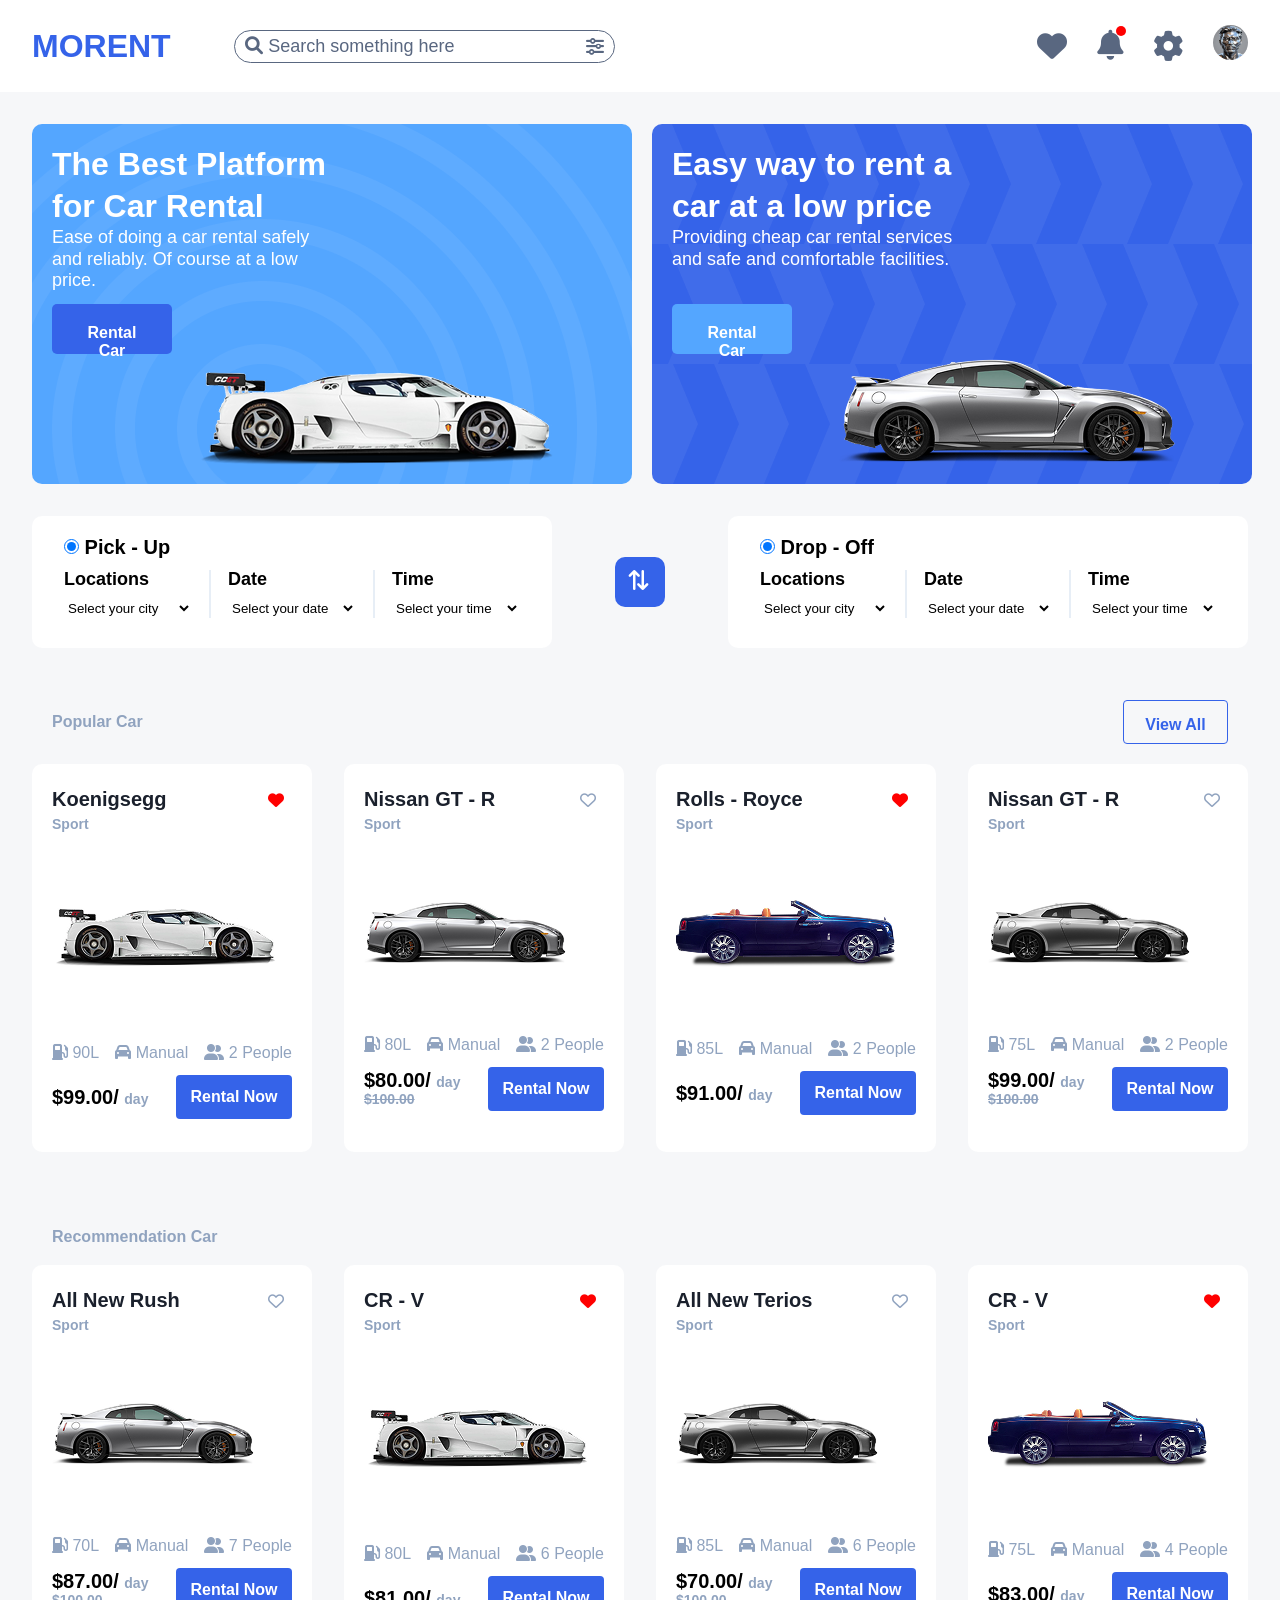
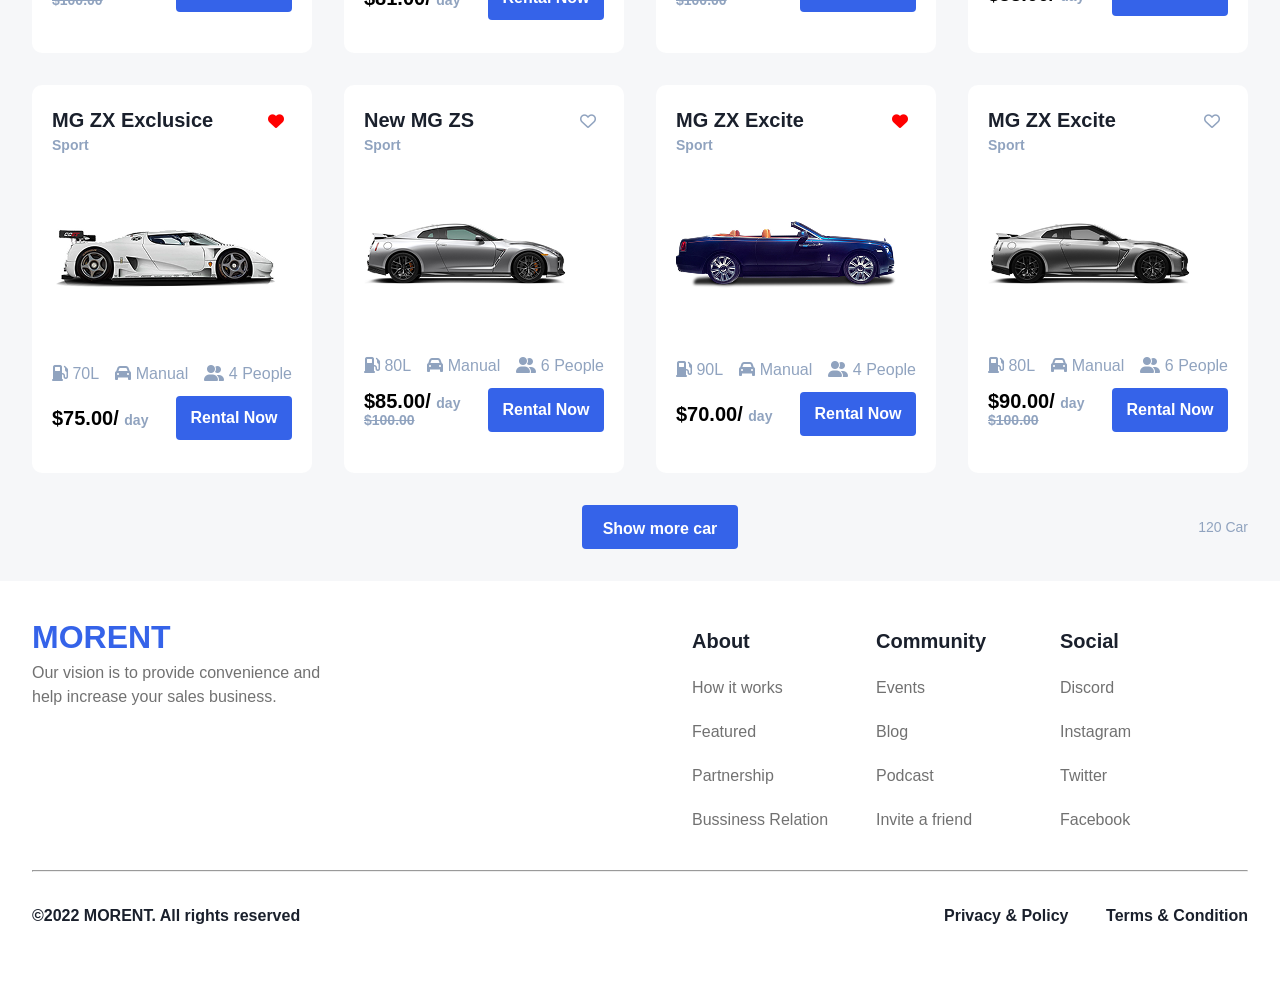
<file: index.html>
<!DOCTYPE html>
<html lang="en">
<head>
  <meta charset="UTF-8">
  <meta name="viewport" content="width=device-width, initial-scale=1.0">
  <title>Car-Website</title>
  <link rel="stylesheet" href="assets/css/style.css">
  <link rel="stylesheet"
      href="https://cdnjs.cloudflare.com/ajax/libs/font-awesome/6.0.0/css/all.min.css"/>
</head>
<body>
  <div class="container">
    <header>
      <div class="header">
        <div class="frame">
          <h2>MORENT</h2>

          <div class="btn-search">
            <div class="search">
              <i class="fa-solid fa-magnifying-glass"></i>
              Search something here
            </div>
            <i class="fa-solid fa-sliders"></i>
          </div>
        </div>

        <div class="profil-notification">
          <i class="fa-solid fa-heart"></i>
          <div class="notification">
            <i class="fa-solid fa-bell"></i>
            <span class="badge"></span>
          </div>
          <i class="fa-solid fa-gear"></i>
          <div class="profil">
            <img src="assets/images/profil.png" alt="">
          </div>
        </div>
      </div>
    </header>

    <main class="content">
      <div class="ads-list">
        <div class="ads-card ads1">

          <div class="ads">
            <div class="title t1">
              <h3>The Best Platform for Car Rental</h3>
              <p>
                Ease of doing a car rental safely and reliably. Of course at a low price.
              </p>
            </div>

            <div class="btn-rent br1">
              <p>Rental Car</p>
            </div>
          </div>
          
        </div>

        <div class="ads-card ads2">

          <div class="ads">
            <div class="title t2">
              <h3>Easy way to rent a car at a low price</h3>
              <p>
                Providing cheap car rental services and safe and comfortable facilities.
              </p>
            </div>

            <div class="btn-rent br2">
              <p>Rental Car</p>
            </div>
          </div>
          
        </div>
      </div>

      <div class="filter">
        <div class="pick-up">
          <div class="radio-btn pick">
            <input type="radio" name="pickup" id="pickup" checked>
            <label for="pickup">Pick - Up</label>
          </div>

          <div class="selection pi">
            <div class="location">
              <label for="location">Locations</label>
              <select name="location" id="location">
                <option value="" selected>Select your city</option>
              </select>
            </div>

            <hr>

            <div class="date">
              <label for="date">Date</label>
              <select name="date" id="date">
                <option value="" selected>Select your date</option>
              </select>
            </div>

            <hr>
            
            <div class="time">
              <label for="time">Time</label>
              <select name="time" id="time">
                <option value="" selected>Select your time</option>
              </select>
            </div>
          </div>
        </div>

        <div class="switch">
          <p>
            <i class="fa-solid fa-arrow-right-arrow-left"></i>
          </p>
        </div>

        <div class="drop-off">
          <div class="radio-btn drop">
            <input type="radio" name="drop-off" id="dropoff" checked>
            <label for="dropoff">Drop - Off</label>
          </div>

          <div class="selection dr">
            <div class="location off">
              <label for="locationoff">Locations</label>
              <select name="location" id="locationoff">
                <option value="" selected>Select your city</option>
              </select>
            </div>

            <hr>

            <div class="date off">
              <label for="dateoff">Date</label>
              <select name="date" id="dateoff">
                <option value="" selected>Select your date</option>
              </select>
            </div>

            <hr>

            <div class="time off">
              <label for="timeoff">Time</label>
              <select name="time" id="timeoff">
                <option value="" selected>Select your time</option>
              </select>
            </div>
          </div>
        </div>
      </div>

      <div class="catalogue-car">

        <div class="popular-car-rent">

          <div class="popular">
            <h2>Popular Car</h2>
            <p>View All</p>
          </div>

          <div class="popular-car">
            <div class="card 1">

              <div class="card-header 1">

                <div class="car-name 1">
                  <h4>Koenigsegg</h4>
                  <p>Sport</p>
                </div>
                <div class="like rd 1">
                  <i class="fa-solid fa-heart 1"></i>
                </div>
              </div>

              <div class="card-img 1">
                <img src="assets/images/car.png" alt="Koenigsegg">
              </div>

              <div class="card-footer 1">
                <div class="specification 1">
                  <div class="gasoline 1">
                    <i class="fa-solid fa-gas-pump 1"></i> <span>90L</span>
                  </div>
                  <div class="car 1">
                    <i class="fa-solid fa-car 1"></i> <span>Manual</span>
                  </div>
                  <div class="capacity 1">
                    <i class="fa-solid fa-user-group 1"></i> <span>2 People</span>
                  </div>
                </div>

                <div class="rent-info 1">
                  <div class="price">
                    <h3>$99.00/ <span>day</span></h3>
                  </div>
                  <div class="btn-rent-now">
                    <p>Rental Now</p>
                  </div>
                </div>
              </div>
            </div>

            <div class="card 2">

              <div class="card-header 2">

                <div class="car-name 2">
                  <h4>Nissan GT - R</h4>
                  <p>Sport</p>
                </div>
                <div class="like 2">
                  <i class="fa-regular fa-heart 2"></i>
                </div>
              </div>

              <div class="card-img 2">
                <img src="assets/images/car2.png" alt="Nissan GT - R">
              </div>

              <div class="card-footer 2">
                <div class="specification 2">
                  <div class="gasoline 2">
                    <i class="fa-solid fa-gas-pump 2"></i> <span>80L</span>
                  </div>
                  <div class="car 2">
                    <i class="fa-solid fa-car 2"></i> <span>Manual</span>
                  </div>
                  <div class="capacity 2">
                    <i class="fa-solid fa-user-group 2"></i> <span>2 People</span>
                  </div>
                </div>

                <div class="rent-info 2">
                  <div class="price 2">
                    <h3>$80.00/ <span>day</span></h3>
                    <s>$100.00</s>
                  </div>
                  <div class="btn-rent-now 2">
                    <p>Rental Now</p>
                  </div>
                </div>
              </div>
            </div>

            <div class="card 3">

              <div class="card-header 3">

                <div class="car-name 3">
                  <h4>Rolls - Royce</h4>
                  <p>Sport</p>
                </div>
                <div class="like rd 3">
                  <i class="fa-solid fa-heart 3"></i>
                </div>
              </div>

              <div class="card-img 3">
                <img src="assets/images/car3.png" alt="Rolls - Royce">
              </div>

              <div class="card-footer 3">
                <div class="specification 3">
                  <div class="gasoline 3">
                    <i class="fa-solid fa-gas-pump 3"></i> <span>85L</span>
                  </div>
                  <div class="car 3">
                    <i class="fa-solid fa-car 3"></i> <span>Manual</span>
                  </div>
                  <div class="capacity 3">
                    <i class="fa-solid fa-user-group 3"></i> <span>2 People</span>
                  </div>
                </div>

                <div class="rent-info 3">
                  <div class="price 3">
                    <h3>$91.00/ <span>day</span></h3>
                  </div>
                  <div class="btn-rent-now 3">
                    <p>Rental Now</p>
                  </div>
                </div>
              </div>
            </div>

            <div class="card 4">
              <div class="card-header 4">

                <div class="car-name 4">
                  <h4>Nissan GT - R</h4>
                  <p>Sport</p>
                </div>
                <div class="like 4">
                  <i class="fa-regular fa-heart 4"></i>
                </div>
              </div>

              <div class="card-img 4">
                <img src="assets/images/car4.png" alt="Nissan GT - R">
              </div>

              <div class="card-footer 4">
                <div class="specification 4">
                  <div class="gasoline 4">
                    <i class="fa-solid fa-gas-pump 4"></i> <span>75L</span>
                  </div>
                  <div class="car 4">
                    <i class="fa-solid fa-car 4"></i> <span>Manual</span>
                  </div>
                  <div class="capacity 4">
                    <i class="fa-solid fa-user-group 4"></i> <span>2 People</span>
                  </div>
                </div>

                <div class="rent-info 4">
                  <div class="price 4">
                    <h3>$99.00/ <span>day</span></h3>
                    <s>$100.00</s>
                  </div>
                  <div class="btn-rent-now 4">
                    <p>Rental Now</p>
                  </div>
                </div>
              </div>
            </div>
            
          </div>

        </div>


        <div class="recommendation-car-rent">

          <div class="recommendation">
            <h2>Recommendation Car</h2>
          </div>

          <div class="recommendation-car">

            <div class="card 11">

              <div class="card-header 11">

                <div class="car-name 11">
                  <h4>All New Rush</h4>
                  <p>Sport</p>
                </div>
                <div class="like 11">
                  <i class="fa-regular fa-heart 11"></i>
                </div>
              </div>

              <div class="card-img 11">
                <img src="assets/images/car2.png" alt="All New Rush">
              </div>

              <div class="card-footer 11">
                <div class="specification 11">
                  <div class="gasoline 11">
                    <i class="fa-solid fa-gas-pump 11"></i> <span>70L</span>
                  </div>
                  <div class="car 11">
                    <i class="fa-solid fa-car 11"></i> <span>Manual</span>
                  </div>
                  <div class="capacity 11">
                    <i class="fa-solid fa-user-group 11"></i> <span>7 People</span>
                  </div>
                </div>

                <div class="rent-info 11">
                  <div class="price 11">
                    <h3>$87.00/ <span>day</span></h3>
                    <s>$100.00</s>
                  </div>
                  <div class="btn-rent-now 11">
                    <p>Rental Now</p>
                  </div>
                </div>
              </div>
            </div>

            <div class="card 12">

              <div class="card-header 12">

                <div class="car-name 12">
                  <h4>CR  - V</h4>
                  <p>Sport</p>
                </div>
                <div class="like rd 12">
                  <i class="fa-solid fa-heart"></i>
                </div>
              </div>

              <div class="card-img 12">
                <img src="assets/images/car.png" alt="CR  - V">
              </div>

              <div class="card-footer 12">
                <div class="specification 12">
                  <div class="gasoline 12">
                    <i class="fa-solid fa-gas-pump 12"></i> <span>80L</span>
                  </div>
                  <div class="car 12">
                    <i class="fa-solid fa-car 12"></i> <span>Manual</span>
                  </div>
                  <div class="capacity 12">
                    <i class="fa-solid fa-user-group 12"></i> <span>6 People</span>
                  </div>
                </div>

                <div class="rent-info 12">
                  <div class="price 12">
                    <h3>$81.00/ <span>day</span></h3>
                  </div>
                  <div class="btn-rent-now 12">
                    <p>Rental Now</p>
                  </div>
                </div>
              </div>
            </div>

            <div class="card 13">
              <div class="card-header 13">

                <div class="car-name 13">
                  <h4>All New Terios</h4>
                  <p>Sport</p>
                </div>
                <div class="like 13">
                  <i class="fa-regular fa-heart"></i>
                </div>
              </div>

              <div class="card-img 13">
                <img src="assets/images/car4.png" alt="All New Terios">
              </div>

              <div class="card-footer 33">
                <div class="specification 33">
                  <div class="gasoline 13">
                    <i class="fa-solid fa-gas-pump 13"></i> <span>85L</span>
                  </div>
                  <div class="car 13">
                    <i class="fa-solid fa-car 13"></i> <span>Manual</span>
                  </div>
                  <div class="capacity 13">
                    <i class="fa-solid fa-user-group 13"></i> <span>6 People</span>
                  </div>
                </div>

                <div class="rent-info 13">
                  <div class="price 13">
                    <h3>$70.00/ <span>day</span></h3>
                    <s>$100.00</s>
                  </div>
                  <div class="btn-rent-now 13">
                    <p>Rental Now</p>
                  </div>
                </div>
              </div>
            </div>

            <div class="card 14">

              <div class="card-header 14">

                <div class="car-name 14">
                  <h4>CR  - V</h4>
                  <p>Sport</p>
                </div>
                <div class="like rd 14">
                  <i class="fa-solid fa-heart"></i>
                </div>
              </div>

              <div class="card-img 14">
                <img src="assets/images/car3.png" alt="CR  - V">
              </div>

              <div class="card-footer 14">
                <div class="specification 14">
                  <div class="gasoline 14">
                    <i class="fa-solid fa-gas-pump 14"></i> <span>75L</span>
                  </div>
                  <div class="car 14">
                    <i class="fa-solid fa-car 14"></i> <span>Manual</span>
                  </div>
                  <div class="capacity 14">
                    <i class="fa-solid fa-user-group 14"></i> <span>4 People</span>
                  </div>
                </div>

                <div class="rent-info 14">
                  <div class="price 14">
                    <h3>$83.00/ <span>day</span></h3>
                  </div>
                  <div class="btn-rent-now 14">
                    <p>Rental Now</p>
                  </div>
                </div>
              </div>
            </div>

          </div>

          <div class="recommendation-car 2">
            <div class="card 21">

              <div class="card-header 21">

                <div class="car-name 21">
                  <h4>MG ZX Exclusice</h4>
                  <p>Sport</p>
                </div>
                <div class="like rd 21">
                  <i class="fa-solid fa-heart 21"></i>
                </div>
              </div>

              <div class="card-img 21">
                <img src="assets/images/car.png" alt="MG ZX Exclusice">
              </div>

              <div class="card-footer 21">
                <div class="specification 21">
                  <div class="gasoline 21">
                    <i class="fa-solid fa-gas-pump 21"></i> <span>70L</span>
                  </div>
                  <div class="car 21">
                    <i class="fa-solid fa-car 21"></i> <span>Manual</span>
                  </div>
                  <div class="capacity 21">
                    <i class="fa-solid fa-user-group 21"></i> <span>4 People</span>
                  </div>
                </div>

                <div class="rent-info 21">
                  <div class="price 21">
                    <h3>$75.00/ <span>day</span></h3>
                  </div>
                  <div class="btn-rent-now 21">
                    <p>Rental Now</p>
                  </div>
                </div>
              </div>
            </div>

            <div class="card 22">

              <div class="card-header 22">

                <div class="car-name 22">
                  <h4>New MG ZS</h4>
                  <p>Sport</p>
                </div>
                <div class="like 22">
                  <i class="fa-regular fa-heart 22"></i>
                </div>
              </div>

              <div class="card-img 22">
                <img src="assets/images/car2.png" alt="New MG ZS">
              </div>

              <div class="card-footer 22">
                <div class="specification 22">
                  <div class="gasoline 22">
                    <i class="fa-solid fa-gas-pump 22"></i> <span>80L</span>
                  </div>
                  <div class="car 22">
                    <i class="fa-solid fa-car 22"></i> <span>Manual</span>
                  </div>
                  <div class="capacity 22">
                    <i class="fa-solid fa-user-group 22"></i> <span>6 People</span>
                  </div>
                </div>

                <div class="rent-info 22">
                  <div class="price 22">
                    <h3>$85.00/ <span>day</span></h3>
                    <s>$100.00</s>
                  </div>
                  <div class="btn-rent-now 22">
                    <p>Rental Now</p>
                  </div>
                </div>
              </div>
            </div>

            <div class="card 23">

              <div class="card-header 23">

                <div class="car-name 23">
                  <h4>MG ZX Excite</h4>
                  <p>Sport</p>
                </div>
                <div class="like rd 23">
                  <i class="fa-solid fa-heart 23"></i>
                </div>
              </div>

              <div class="card-img 23">
                <img src="assets/images/car3.png" alt="MG ZX Excite">
              </div>

              <div class="card-footer 23">
                <div class="specification 23">
                  <div class="gasoline 23">
                    <i class="fa-solid fa-gas-pump 23"></i> <span>90L</span>
                  </div>
                  <div class="car">
                    <i class="fa-solid fa-car 23"></i> <span>Manual</span>
                  </div>
                  <div class="capacity 23">
                    <i class="fa-solid fa-user-group 23"></i> <span>4 People</span>
                  </div>
                </div>

                <div class="rent-info 23">
                  <div class="price 23">
                    <h3>$70.00/ <span>day</span></h3>
                  </div>
                  <div class="btn-rent-now 23">
                    <p>Rental Now</p>
                  </div>
                </div>
              </div>
            </div>

            <div class="card 24">
              <div class="card-header 24">

                <div class="car-name 24">
                  <h4>MG ZX Excite</h4>
                  <p>Sport</p>
                </div>
                <div class="like 24">
                  <i class="fa-regular fa-heart 24"></i>
                </div>
              </div>

              <div class="card-img 24">
                <img src="assets/images/car4.png" alt="MG ZX Excite">
              </div>

              <div class="card-footer 24">
                <div class="specification 24">
                  <div class="gasoline 24">
                    <i class="fa-solid fa-gas-pump 24"></i> <span>80L</span>
                  </div>
                  <div class="car 24">
                    <i class="fa-solid fa-car 24"></i> <span>Manual</span>
                  </div>
                  <div class="capacity 24">
                    <i class="fa-solid fa-user-group 24"></i> <span>6 People</span>
                  </div>
                </div>

                <div class="rent-info 24">
                  <div class="price 24">
                    <h3>$90.00/ <span>day</span></h3>
                    <s>$100.00</s>
                  </div>
                  <div class="btn-rent-now 24">
                    <p>Rental Now</p>
                  </div>
                </div>
              </div>
            </div>
            
          </div>


        </div>
        

      </div>

      <div class="more">
        <div class="btn-more">
          <p>Show more car</p>
        </div>

        <p class="text">120 Car</p>
      </div>

    </main>

    <footer>
      <div class="footer-top">
        <div class="left">
          <h3>MORENT</h3>
          <p>Our vision is to provide convenience and help increase your sales business.</p>
        </div>
        <div class="right">

          <div class="about">
            <h3>About</h3>
            <p>How it works</p>
            <p>Featured</p>
            <p>Partnership</p>
            <p>Bussiness Relation</p>
          </div>

          <div class="community">
            <h3>Community</h3>
            <p>Events</p>
            <p>Blog</p>
            <p>Podcast</p>
            <p>Invite a friend</p>
          </div>

          <div class="social">
            <h3>Social</h3>
            <p>Discord</p>
            <p>Instagram</p>
            <p>Twitter</p>
            <p>Facebook</p>
          </div>
        </div>
      </div>

      <hr>

      <div class="footer-bottom">

        <div class="copy">&copy;2022 MORENT. All rights reserved</div>
        <div class="priv">
          <div>Privacy &amp; Policy</div>
          <div>Terms &amp; Condition</div>
        </div>

      </div>
    </footer>

  </div>
</body>
</html>
</file>
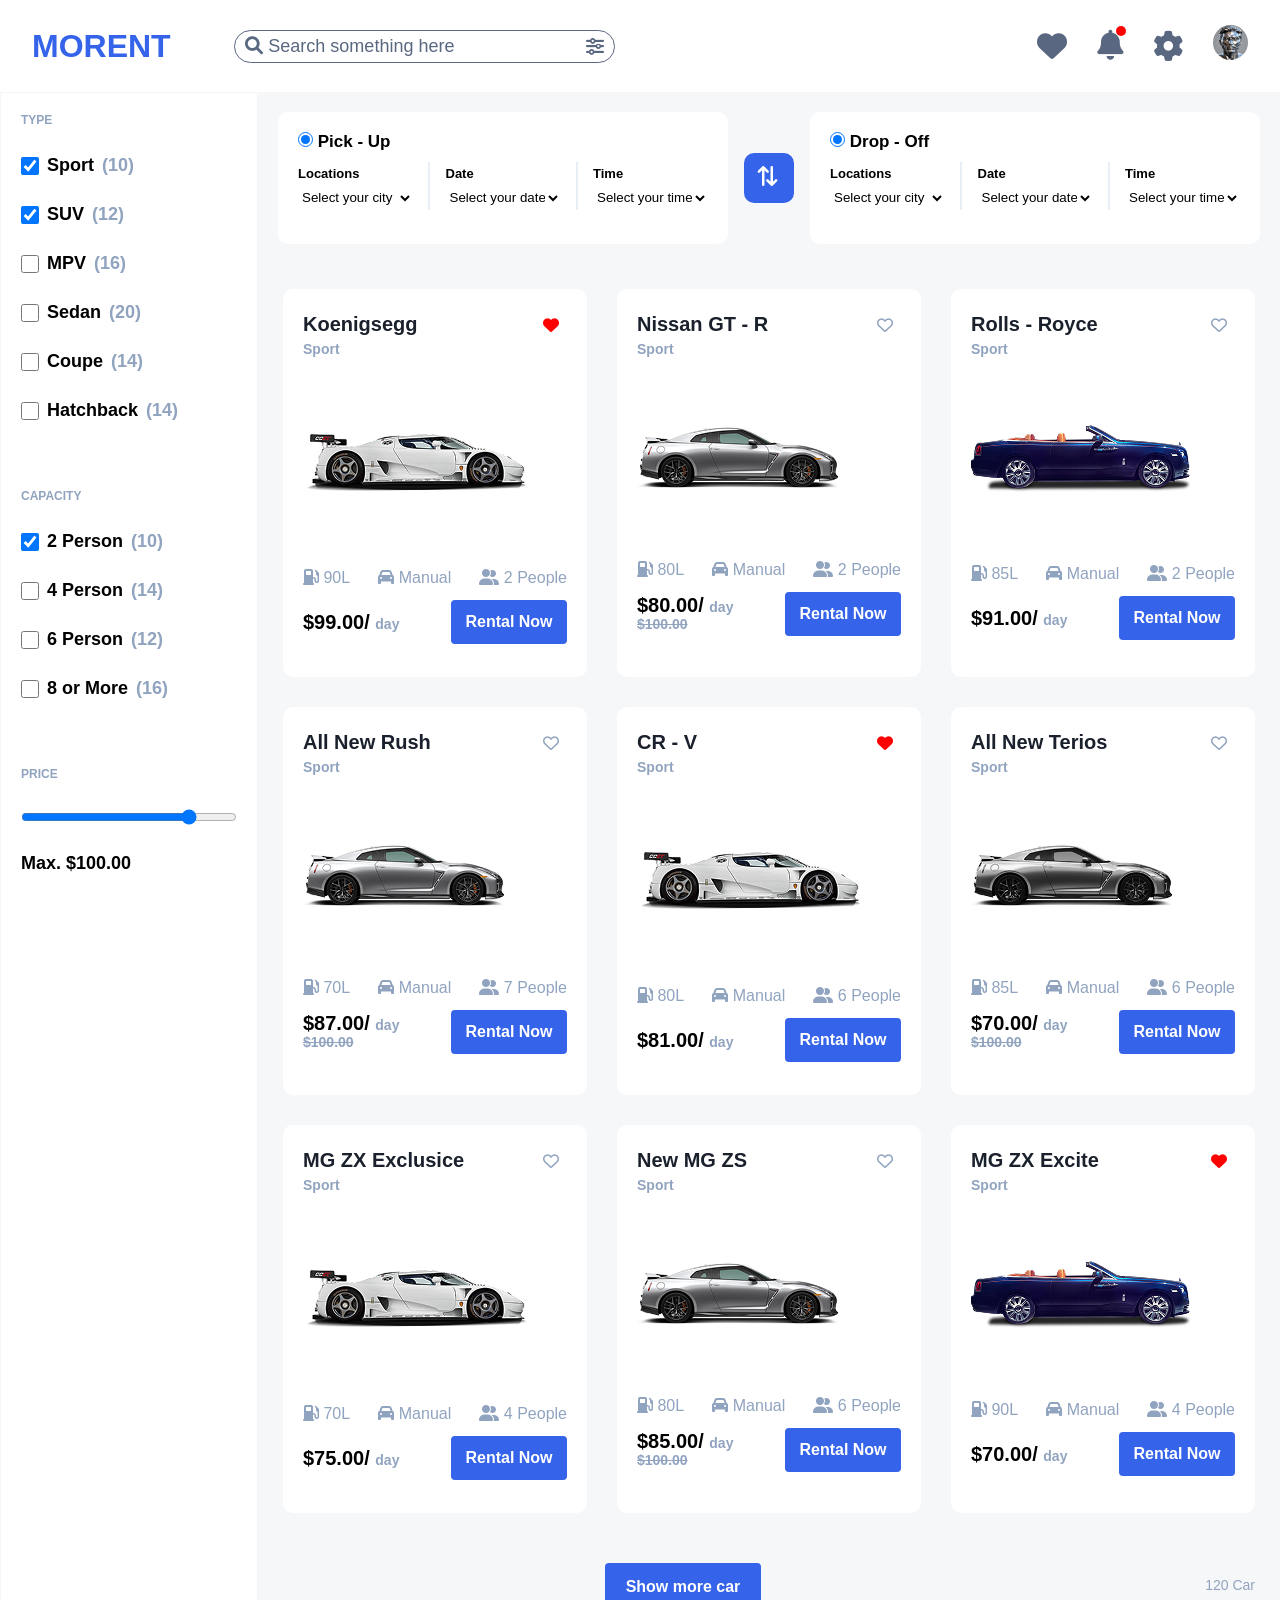
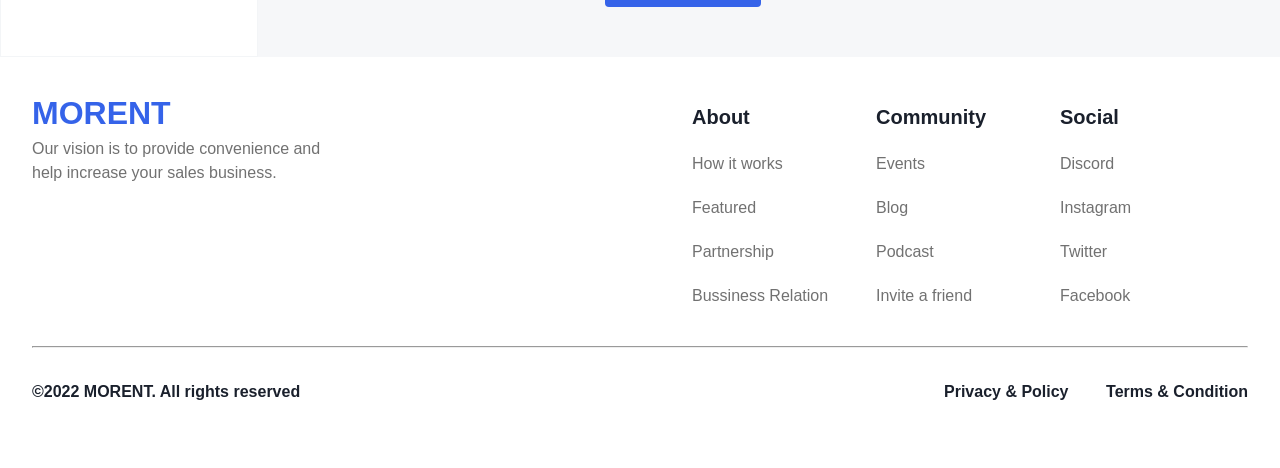
<file: category.html>
<!DOCTYPE html>
<html lang="en">

<head>
  <meta charset="UTF-8">
  <meta name="viewport" content="width=device-width, initial-scale=1.0">
  <title>Category Car-rent</title>
  <link rel="stylesheet" href="assets/css/category.css">
  <link rel="stylesheet" href="https://cdnjs.cloudflare.com/ajax/libs/font-awesome/6.0.0/css/all.min.css" />
</head>

<body>
  <div class="container">
    <header>
      <div class="header">
        <div class="frame">
          <h2>MORENT</h2>

          <div class="btn-search">
            <div class="search">
              <i class="fa-solid fa-magnifying-glass"></i>
              Search something here
            </div>
            <i class="fa-solid fa-sliders"></i>
          </div>
        </div>

        <div class="profil-notification">
          <i class="fa-solid fa-heart"></i>
          <div class="notification">
            <i class="fa-solid fa-bell"></i>
            <span class="badge"></span>
          </div>
          <i class="fa-solid fa-gear"></i>
          <div class="profil">
            <img src="assets/images/profil.png" alt="">
          </div>
        </div>
      </div>
    </header>

    <main class="content">
      <div class="left-side-bar">

        <div class="type-car">
          <p>TYPE</p>

          <label for="sport">
            <input type="checkbox" name="sport" id="sport" checked> Sport <span>(10)</span>
          </label>

          <label for="suv">
            <input type="checkbox" name="suv" id="suv" checked> SUV <span>(12)</span>
          </label>

          <label for="mpv">
            <input type="checkbox" name="mpv" id="mpv"> MPV <span>(16)</span>
          </label>

          <label for="sedan">
            <input type="checkbox" name="sedan" id="sedan"> Sedan <span>(20)</span>
          </label>

          <label for="coupe">
            <input type="checkbox" name="coupe" id="coupe"> Coupe <span>(14)</span>
          </label>

          <label for="hatchback">
            <input type="checkbox" name="hatchback" id="hatchback"> Hatchback <span>(14)</span>
          </label>
        </div>

        <div class="capacity-car">
          <p>CAPACITY</p>

          <label for="two-person">
            <input type="checkbox" name="two-person" id="two-person" checked> 2 Person <span>(10)</span>
          </label>

          <label for="four-person">
            <input type="checkbox" name="four-person" id="four-person"> 4 Person <span>(14)</span>
          </label>

          <label for="six-person">
            <input type="checkbox" name="six-person" id="six-person"> 6 Person <span>(12)</span>
          </label>

          <label for="more-person">
            <input type="checkbox" name="more-person" id="more-person"> 8 or More <span>(16)</span>
          </label>
        </div>

        <div class="price-car">
          <p>PRICE</p>

          <input type="range" name="price-max" id="price-max" value="800" min="0" max="1000">
          <div class="price-m">Max. $100.00</div>
        </div>

      </div>

      <div class="right-content">
        <div class="filter">
          <div class="pick-up">
            <div class="radio-btn pick">
              <input type="radio" name="pickup" id="pickup" checked>
              <label for="pickup">Pick - Up</label>
            </div>

            <div class="selection pi">
              <div class="location">
                <label for="location">Locations</label>
                <select name="location" id="location">
                  <option value="" selected>Select your city</option>
                </select>
              </div>

              <hr>

              <div class="date">
                <label for="date">Date</label>
                <select name="date" id="date">
                  <option value="" selected>Select your date</option>
                </select>
              </div>

              <hr>

              <div class="time">
                <label for="time">Time</label>
                <select name="time" id="time">
                  <option value="" selected>Select your time</option>
                </select>
              </div>
            </div>
          </div>

          <div class="switch">
            <p>
              <i class="fa-solid fa-arrow-right-arrow-left"></i>
            </p>
          </div>

          <div class="drop-off">
            <div class="radio-btn drop">
              <input type="radio" name="drop-off" id="dropoff" checked>
              <label for="dropoff">Drop - Off</label>
            </div>

            <div class="selection dr">
              <div class="location off">
                <label for="locationoff">Locations</label>
                <select name="location" id="locationoff">
                  <option value="" selected>Select your city</option>
                </select>
              </div>

              <hr>

              <div class="date off">
                <label for="dateoff">Date</label>
                <select name="date" id="dateoff">
                  <option value="" selected>Select your date</option>
                </select>
              </div>

              <hr>

              <div class="time off">
                <label for="timeoff">Time</label>
                <select name="time" id="timeoff">
                  <option value="" selected>Select your time</option>
                </select>
              </div>
            </div>
          </div>
        </div>

        <div class="catalog-car">

          <div class="card 1">

            <div class="card-header 1">

              <div class="car-name 1">
                <h4>Koenigsegg</h4>
                <p>Sport</p>
              </div>
              <div class="like rd 1">
                <i class="fa-solid fa-heart 1"></i>
              </div>
            </div>

            <div class="card-img 1">
              <img src="assets/images/car.png" alt="Koenigsegg">
            </div>

            <div class="card-footer 1">
              <div class="specification 1">
                <div class="gasoline 1">
                  <i class="fa-solid fa-gas-pump 1"></i> <span>90L</span>
                </div>
                <div class="car 1">
                  <i class="fa-solid fa-car 1"></i> <span>Manual</span>
                </div>
                <div class="capacity 1">
                  <i class="fa-solid fa-user-group 1"></i> <span>2 People</span>
                </div>
              </div>

              <div class="rent-info 1">
                <div class="price">
                  <h3>$99.00/ <span>day</span></h3>
                </div>
                <div class="btn-rent-now">
                  <p>Rental Now</p>
                </div>
              </div>
            </div>
          </div>

          <div class="card 2">

            <div class="card-header 2">

              <div class="car-name 2">
                <h4>Nissan GT - R</h4>
                <p>Sport</p>
              </div>
              <div class="like 2">
                <i class="fa-regular fa-heart 2"></i>
              </div>
            </div>

            <div class="card-img 2">
              <img src="assets/images/car2.png" alt="Nissan GT - R">
            </div>

            <div class="card-footer 2">
              <div class="specification 2">
                <div class="gasoline 2">
                  <i class="fa-solid fa-gas-pump 2"></i> <span>80L</span>
                </div>
                <div class="car 2">
                  <i class="fa-solid fa-car 2"></i> <span>Manual</span>
                </div>
                <div class="capacity 2">
                  <i class="fa-solid fa-user-group 2"></i> <span>2 People</span>
                </div>
              </div>

              <div class="rent-info 2">
                <div class="price 2">
                  <h3>$80.00/ <span>day</span></h3>
                  <s>$100.00</s>
                </div>
                <div class="btn-rent-now 2">
                  <p>Rental Now</p>
                </div>
              </div>
            </div>
          </div>

          <div class="card 3">

            <div class="card-header 3">

              <div class="car-name 3">
                <h4>Rolls - Royce</h4>
                <p>Sport</p>
              </div>
              <div class="like 3">
                <i class="fa-regular fa-heart 3"></i>
              </div>
            </div>

            <div class="card-img 3">
              <img src="assets/images/car3.png" alt="Rolls - Royce">
            </div>

            <div class="card-footer 3">
              <div class="specification 3">
                <div class="gasoline 3">
                  <i class="fa-solid fa-gas-pump 3"></i> <span>85L</span>
                </div>
                <div class="car 3">
                  <i class="fa-solid fa-car 3"></i> <span>Manual</span>
                </div>
                <div class="capacity 3">
                  <i class="fa-solid fa-user-group 3"></i> <span>2 People</span>
                </div>
              </div>

              <div class="rent-info 3">
                <div class="price 3">
                  <h3>$91.00/ <span>day</span></h3>
                </div>
                <div class="btn-rent-now 3">
                  <p>Rental Now</p>
                </div>
              </div>
            </div>
          </div>


          <div class="card 11">

            <div class="card-header 11">

              <div class="car-name 11">
                <h4>All New Rush</h4>
                <p>Sport</p>
              </div>
              <div class="like 11">
                <i class="fa-regular fa-heart 11"></i>
              </div>
            </div>

            <div class="card-img 11">
              <img src="assets/images/car2.png" alt="All New Rush">
            </div>

            <div class="card-footer 11">
              <div class="specification 11">
                <div class="gasoline 11">
                  <i class="fa-solid fa-gas-pump 11"></i> <span>70L</span>
                </div>
                <div class="car 11">
                  <i class="fa-solid fa-car 11"></i> <span>Manual</span>
                </div>
                <div class="capacity 11">
                  <i class="fa-solid fa-user-group 11"></i> <span>7 People</span>
                </div>
              </div>

              <div class="rent-info 11">
                <div class="price 11">
                  <h3>$87.00/ <span>day</span></h3>
                  <s>$100.00</s>
                </div>
                <div class="btn-rent-now 11">
                  <p>Rental Now</p>
                </div>
              </div>
            </div>
          </div>

          <div class="card 12">

            <div class="card-header 12">

              <div class="car-name 12">
                <h4>CR - V</h4>
                <p>Sport</p>
              </div>
              <div class="like rd 12">
                <i class="fa-solid fa-heart"></i>
              </div>
            </div>

            <div class="card-img 12">
              <img src="assets/images/car.png" alt="CR  - V">
            </div>

            <div class="card-footer 12">
              <div class="specification 12">
                <div class="gasoline 12">
                  <i class="fa-solid fa-gas-pump 12"></i> <span>80L</span>
                </div>
                <div class="car 12">
                  <i class="fa-solid fa-car 12"></i> <span>Manual</span>
                </div>
                <div class="capacity 12">
                  <i class="fa-solid fa-user-group 12"></i> <span>6 People</span>
                </div>
              </div>

              <div class="rent-info 12">
                <div class="price 12">
                  <h3>$81.00/ <span>day</span></h3>
                </div>
                <div class="btn-rent-now 12">
                  <p>Rental Now</p>
                </div>
              </div>
            </div>
          </div>

          <div class="card 13">
            <div class="card-header 13">

              <div class="car-name 13">
                <h4>All New Terios</h4>
                <p>Sport</p>
              </div>
              <div class="like 13">
                <i class="fa-regular fa-heart"></i>
              </div>
            </div>

            <div class="card-img 13">
              <img src="assets/images/car4.png" alt="All New Terios">
            </div>

            <div class="card-footer 33">
              <div class="specification 33">
                <div class="gasoline 13">
                  <i class="fa-solid fa-gas-pump 13"></i> <span>85L</span>
                </div>
                <div class="car 13">
                  <i class="fa-solid fa-car 13"></i> <span>Manual</span>
                </div>
                <div class="capacity 13">
                  <i class="fa-solid fa-user-group 13"></i> <span>6 People</span>
                </div>
              </div>

              <div class="rent-info 13">
                <div class="price 13">
                  <h3>$70.00/ <span>day</span></h3>
                  <s>$100.00</s>
                </div>
                <div class="btn-rent-now 13">
                  <p>Rental Now</p>
                </div>
              </div>
            </div>
          </div>

          <div class="card 21">

            <div class="card-header 21">

              <div class="car-name 21">
                <h4>MG ZX Exclusice</h4>
                <p>Sport</p>
              </div>
              <div class="like 21">
                <i class="fa-regular fa-heart 21"></i>
              </div>
            </div>

            <div class="card-img 21">
              <img src="assets/images/car.png" alt="MG ZX Exclusice">
            </div>

            <div class="card-footer 21">
              <div class="specification 21">
                <div class="gasoline 21">
                  <i class="fa-solid fa-gas-pump 21"></i> <span>70L</span>
                </div>
                <div class="car 21">
                  <i class="fa-solid fa-car 21"></i> <span>Manual</span>
                </div>
                <div class="capacity 21">
                  <i class="fa-solid fa-user-group 21"></i> <span>4 People</span>
                </div>
              </div>

              <div class="rent-info 21">
                <div class="price 21">
                  <h3>$75.00/ <span>day</span></h3>
                </div>
                <div class="btn-rent-now 21">
                  <p>Rental Now</p>
                </div>
              </div>
            </div>
          </div>

          <div class="card 22">

            <div class="card-header 22">

              <div class="car-name 22">
                <h4>New MG ZS</h4>
                <p>Sport</p>
              </div>
              <div class="like 22">
                <i class="fa-regular fa-heart 22"></i>
              </div>
            </div>

            <div class="card-img 22">
              <img src="assets/images/car2.png" alt="New MG ZS">
            </div>

            <div class="card-footer 22">
              <div class="specification 22">
                <div class="gasoline 22">
                  <i class="fa-solid fa-gas-pump 22"></i> <span>80L</span>
                </div>
                <div class="car 22">
                  <i class="fa-solid fa-car 22"></i> <span>Manual</span>
                </div>
                <div class="capacity 22">
                  <i class="fa-solid fa-user-group 22"></i> <span>6 People</span>
                </div>
              </div>

              <div class="rent-info 22">
                <div class="price 22">
                  <h3>$85.00/ <span>day</span></h3>
                  <s>$100.00</s>
                </div>
                <div class="btn-rent-now 22">
                  <p>Rental Now</p>
                </div>
              </div>
            </div>
          </div>

          <div class="card 23">

            <div class="card-header 23">

              <div class="car-name 23">
                <h4>MG ZX Excite</h4>
                <p>Sport</p>
              </div>
              <div class="like rd 23">
                <i class="fa-solid fa-heart 23"></i>
              </div>
            </div>

            <div class="card-img 23">
              <img src="assets/images/car3.png" alt="MG ZX Excite">
            </div>

            <div class="card-footer 23">
              <div class="specification 23">
                <div class="gasoline 23">
                  <i class="fa-solid fa-gas-pump 23"></i> <span>90L</span>
                </div>
                <div class="car">
                  <i class="fa-solid fa-car 23"></i> <span>Manual</span>
                </div>
                <div class="capacity 23">
                  <i class="fa-solid fa-user-group 23"></i> <span>4 People</span>
                </div>
              </div>

              <div class="rent-info 23">
                <div class="price 23">
                  <h3>$70.00/ <span>day</span></h3>
                </div>
                <div class="btn-rent-now 23">
                  <p>Rental Now</p>
                </div>
              </div>
            </div>
          </div>



        </div>

        <div class="more">
          <div class="btn-more">
            <p>Show more car</p>
          </div>

          <p class="text">120 Car</p>
        </div>

      </div>

    </main>

    <footer>
      <div class="footer-top">
        <div class="left">
          <h3>MORENT</h3>
          <p>Our vision is to provide convenience and help increase your sales business.</p>
        </div>
        <div class="right">

          <div class="about">
            <h3>About</h3>
            <p>How it works</p>
            <p>Featured</p>
            <p>Partnership</p>
            <p>Bussiness Relation</p>
          </div>

          <div class="community">
            <h3>Community</h3>
            <p>Events</p>
            <p>Blog</p>
            <p>Podcast</p>
            <p>Invite a friend</p>
          </div>

          <div class="social">
            <h3>Social</h3>
            <p>Discord</p>
            <p>Instagram</p>
            <p>Twitter</p>
            <p>Facebook</p>
          </div>
        </div>
      </div>

      <hr>

      <div class="footer-bottom">

        <div class="copy">&copy;2022 MORENT. All rights reserved</div>
        <div class="priv">
          <div>Privacy &amp; Policy</div>
          <div>Terms &amp; Condition</div>
        </div>

      </div>
    </footer>

  </div>
</body>

</html>
</file>
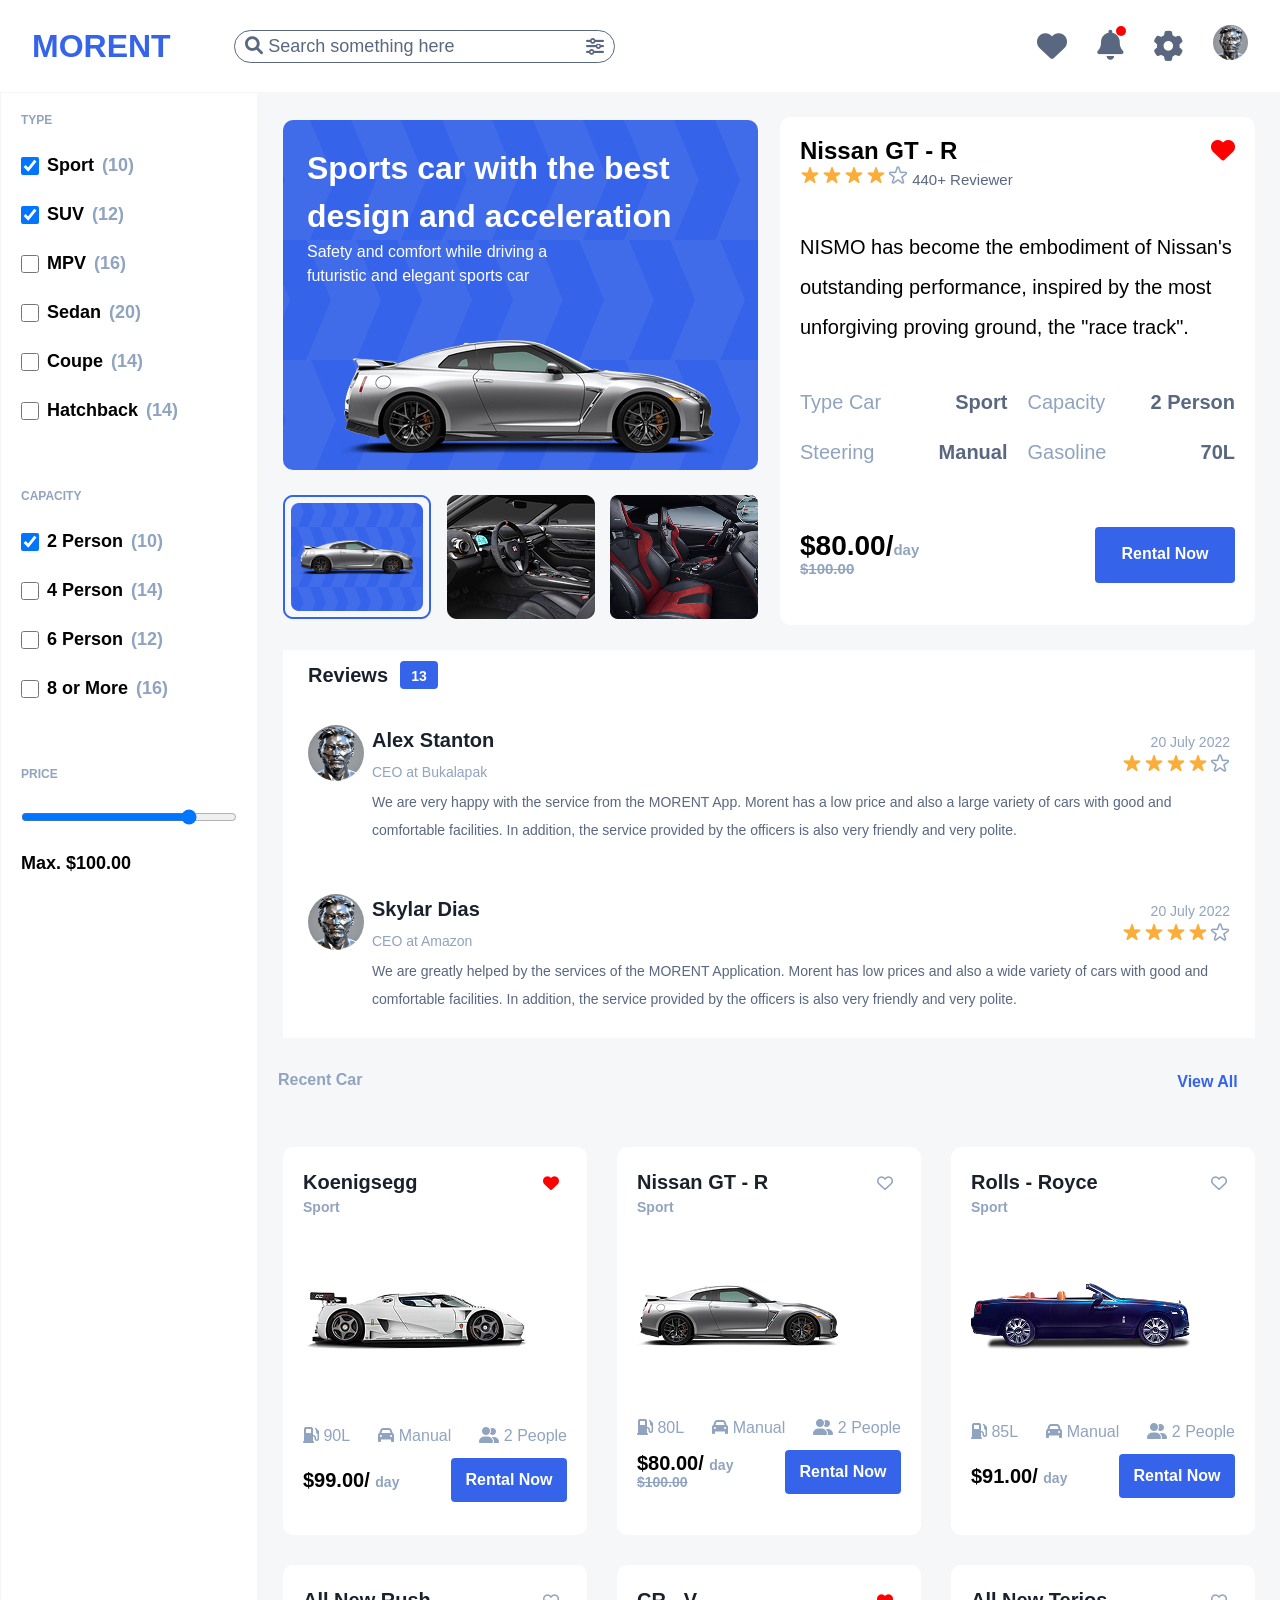
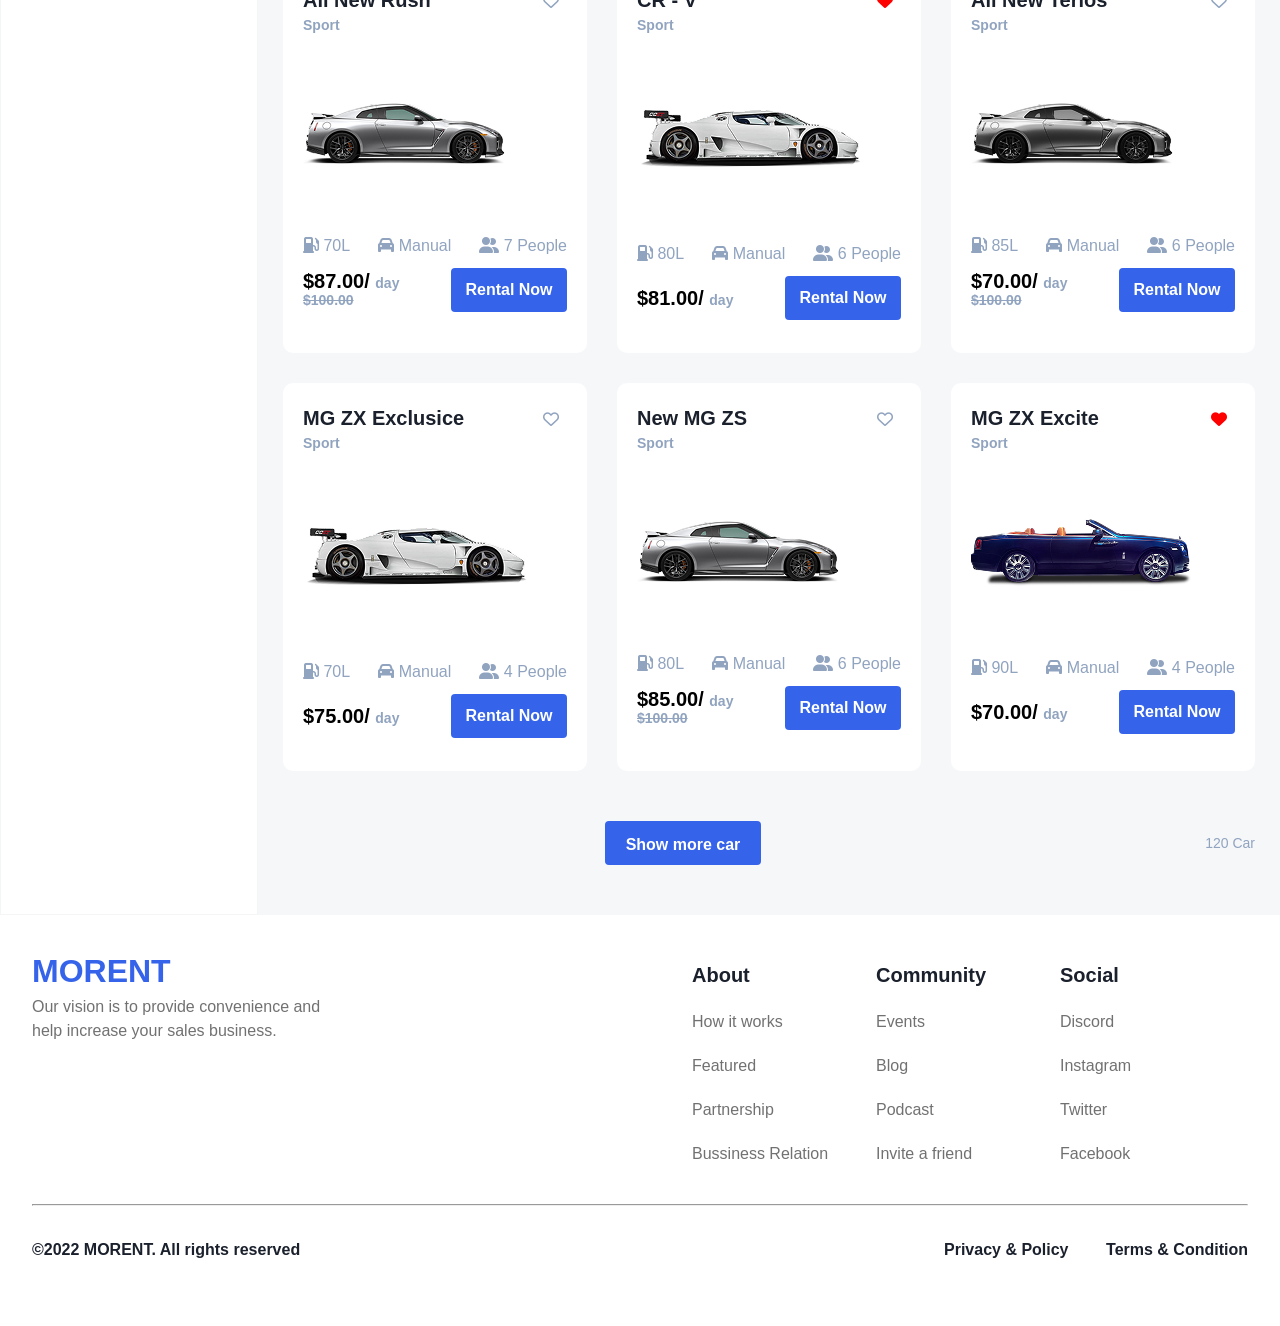
<file: details.html>
<!DOCTYPE html>
<html lang="en">

<head>
  <meta charset="UTF-8">
  <meta name="viewport" content="width=device-width, initial-scale=1.0">
  <title>Details Car-rent</title>
  <link rel="stylesheet" href="assets/css/details.css">
  <link rel="stylesheet" href="https://cdnjs.cloudflare.com/ajax/libs/font-awesome/6.0.0/css/all.min.css" />
</head>

<body>
  <div class="container">
    <header>
      <div class="header">
        <div class="frame">
          <h2>MORENT</h2>

          <div class="btn-search">
            <div class="search">
              <i class="fa-solid fa-magnifying-glass"></i>
              Search something here
            </div>
            <i class="fa-solid fa-sliders"></i>
          </div>
        </div>

        <div class="profil-notification">
          <i class="fa-solid fa-heart"></i>
          <div class="notification">
            <i class="fa-solid fa-bell"></i>
            <span class="badge"></span>
          </div>
          <i class="fa-solid fa-gear"></i>
          <div class="profil">
            <img src="assets/images/profil.png" alt>
          </div>
        </div>
      </div>
    </header>

    <main class="content">
      <div class="left-side-bar">

        <div class="type-car">
          <p>TYPE</p>

          <label for="sport">
            <input type="checkbox" name="sport" id="sport" checked> Sport
            <span>(10)</span>
          </label>

          <label for="suv">
            <input type="checkbox" name="suv" id="suv" checked> SUV
            <span>(12)</span>
          </label>

          <label for="mpv">
            <input type="checkbox" name="mpv" id="mpv"> MPV <span>(16)</span>
          </label>

          <label for="sedan">
            <input type="checkbox" name="sedan" id="sedan"> Sedan
            <span>(20)</span>
          </label>

          <label for="coupe">
            <input type="checkbox" name="coupe" id="coupe"> Coupe
            <span>(14)</span>
          </label>

          <label for="hatchback">
            <input type="checkbox" name="hatchback" id="hatchback"> Hatchback
            <span>(14)</span>
          </label>
        </div>

        <div class="capacity-car">
          <p>CAPACITY</p>

          <label for="two-person">
            <input type="checkbox" name="two-person" id="two-person" checked>
            2 Person <span>(10)</span>
          </label>

          <label for="four-person">
            <input type="checkbox" name="four-person" id="four-person"> 4
            Person <span>(14)</span>
          </label>

          <label for="six-person">
            <input type="checkbox" name="six-person" id="six-person"> 6 Person
            <span>(12)</span>
          </label>

          <label for="more-person">
            <input type="checkbox" name="more-person" id="more-person"> 8 or
            More <span>(16)</span>
          </label>
        </div>

        <div class="price-car">
          <p>PRICE</p>

          <input type="range" name="price-max" id="price-max" value="800" min="0" max="1000">
          <div class="price-m">Max. $100.00</div>
        </div>

      </div>

      <div class="right-content">
        <div class="details">

          <div class="views">
            <div class="view">
              <div class="titles">
                <h2>Sports car with the best design and acceleration</h2>
                <p>Safety and comfort while driving a futuristic and elegant
                  sports car</p>

              </div>
            </div>
            <div class="others-view">
              <div class="viewo v1">
                <img src="./assets/images/View1.png" alt="vehicule">
              </div>
              <div class="viewo v2">
                <img src="./assets/images/View2.png" alt="interior">
              </div>
              <div class="viewo v3">
                <img src="./assets/images/View3.png" alt="interior">
              </div>
            </div>

          </div>

          <div class="infos-card">

            <div class="info-h">

              <div class="car-namei">
                <h2>Nissan GT - R</h2>
                <div class="note">
                  <img src="./assets/images/ReviewStar.png" alt="Stars"> 440+
                  Reviewer
                </div>
              </div>
              <div class="like-red">
                <i class="fa-solid fa-heart 1"></i>
              </div>
            </div>

            <div class="info-t">
              NISMO has become the embodiment of Nissan's
              outstanding performance, inspired by the most unforgiving
              proving ground, the "race track".
            </div>

            <div class="specification-i">
              <div class="spec 1">
                Type Car <span>Sport</span>
              </div>
              <div class="spec 3">
                Capacity <span>2 Person</span>
              </div>
              <div class="spec 2">
                Steering <span>Manual</span>
              </div>
              <div class="spec 4">
                Gasoline <span>70L</span>
              </div>

            </div>

            <div class="info">
              <div class="pricei">
                <h3>$80.00/<span>day</span></h3>
                <s>$100.00</s>
              </div>
              <div class="info-btn">
                <p>Rental Now</p>
              </div>
            </div>

          </div>
        </div>

        <div class="reviews">
          <div class="total-review">
            Reviews <span>13</span>
          </div>
          <div class="review 1">
            <div class="imge">
              <img src="./assets/images/client.png" alt="profil" srcset="">
            </div>
            <div class="profils">
              <div class="profil-up">
                <div class="profil-name">
                  Alex Stanton <span>CEO at Bukalapak</span>
                </div>
                <div class="profil-date">
                  20 July 2022
                  <span>
                    <img src="./assets/images/ReviewStar.png" alt="Star">
                  </span>
                </div>
              </div>
              <div class="profil-bot">
                We are very happy with the service from the MORENT App. Morent has a low price and also a large variety
                of cars
                with good and comfortable facilities. In addition, the service provided by the officers is also very
                friendly and very polite.
              </div>
            </div>
          </div>
          <div class="review 2">
            <div class="imge 2">
              <img src="./assets/images/client.png" alt="profil" srcset="">
            </div>
            <div class="profils 2">
              <div class="profil-up 2">
                <div class="profil-name 2">
                  Skylar Dias <span>CEO at Amazon</span>
                </div>
                <div class="profil-date b2">
                  20 July 2022
                  <span>
                    <img src="./assets/images/ReviewStar.png" alt="Star">
                  </span>
                </div>
              </div>
              <div class="profil-bot 2">
                We are greatly helped by the services of the MORENT Application. Morent has low prices and also a wide
                variety of cars with good and comfortable facilities. In addition,
                the service provided by the officers is also very friendly and very polite.
              </div>
            </div>
          </div>
        </div>

        <div class="popular">
          <h2>Recent Car</h2>
          <p>View All</p>
        </div>

        <div class="catalog-car">

          <div class="card 1">

            <div class="card-header 1">

              <div class="car-name 1">
                <h4>Koenigsegg</h4>
                <p>Sport</p>
              </div>
              <div class="like rd 1">
                <i class="fa-solid fa-heart 1"></i>
              </div>
            </div>

            <div class="card-img 1">
              <img src="assets/images/car.png" alt="Koenigsegg">
            </div>

            <div class="card-footer 1">
              <div class="specification 1">
                <div class="gasoline 1">
                  <i class="fa-solid fa-gas-pump 1"></i> <span>90L</span>
                </div>
                <div class="car 1">
                  <i class="fa-solid fa-car 1"></i> <span>Manual</span>
                </div>
                <div class="capacity 1">
                  <i class="fa-solid fa-user-group 1"></i> <span>2
                    People</span>
                </div>
              </div>

              <div class="rent-info 1">
                <div class="price">
                  <h3>$99.00/ <span>day</span></h3>
                </div>
                <div class="btn-rent-now">
                  <p>Rental Now</p>
                </div>
              </div>
            </div>
          </div>

          <div class="card 2">

            <div class="card-header 2">

              <div class="car-name 2">
                <h4>Nissan GT - R</h4>
                <p>Sport</p>
              </div>
              <div class="like 2">
                <i class="fa-regular fa-heart 2"></i>
              </div>
            </div>

            <div class="card-img 2">
              <img src="assets/images/car2.png" alt="Nissan GT - R">
            </div>

            <div class="card-footer 2">
              <div class="specification 2">
                <div class="gasoline 2">
                  <i class="fa-solid fa-gas-pump 2"></i> <span>80L</span>
                </div>
                <div class="car 2">
                  <i class="fa-solid fa-car 2"></i> <span>Manual</span>
                </div>
                <div class="capacity 2">
                  <i class="fa-solid fa-user-group 2"></i> <span>2
                    People</span>
                </div>
              </div>

              <div class="rent-info 2">
                <div class="price 2">
                  <h3>$80.00/ <span>day</span></h3>
                  <s>$100.00</s>
                </div>
                <div class="btn-rent-now 2">
                  <p>Rental Now</p>
                </div>
              </div>
            </div>
          </div>

          <div class="card 3">

            <div class="card-header 3">

              <div class="car-name 3">
                <h4>Rolls - Royce</h4>
                <p>Sport</p>
              </div>
              <div class="like 3">
                <i class="fa-regular fa-heart 3"></i>
              </div>
            </div>

            <div class="card-img 3">
              <img src="assets/images/car3.png" alt="Rolls - Royce">
            </div>

            <div class="card-footer 3">
              <div class="specification 3">
                <div class="gasoline 3">
                  <i class="fa-solid fa-gas-pump 3"></i> <span>85L</span>
                </div>
                <div class="car 3">
                  <i class="fa-solid fa-car 3"></i> <span>Manual</span>
                </div>
                <div class="capacity 3">
                  <i class="fa-solid fa-user-group 3"></i> <span>2
                    People</span>
                </div>
              </div>

              <div class="rent-info 3">
                <div class="price 3">
                  <h3>$91.00/ <span>day</span></h3>
                </div>
                <div class="btn-rent-now 3">
                  <p>Rental Now</p>
                </div>
              </div>
            </div>
          </div>

          <div class="card 11">

            <div class="card-header 11">

              <div class="car-name 11">
                <h4>All New Rush</h4>
                <p>Sport</p>
              </div>
              <div class="like 11">
                <i class="fa-regular fa-heart 11"></i>
              </div>
            </div>

            <div class="card-img 11">
              <img src="assets/images/car2.png" alt="All New Rush">
            </div>

            <div class="card-footer 11">
              <div class="specification 11">
                <div class="gasoline 11">
                  <i class="fa-solid fa-gas-pump 11"></i> <span>70L</span>
                </div>
                <div class="car 11">
                  <i class="fa-solid fa-car 11"></i> <span>Manual</span>
                </div>
                <div class="capacity 11">
                  <i class="fa-solid fa-user-group 11"></i> <span>7
                    People</span>
                </div>
              </div>

              <div class="rent-info 11">
                <div class="price 11">
                  <h3>$87.00/ <span>day</span></h3>
                  <s>$100.00</s>
                </div>
                <div class="btn-rent-now 11">
                  <p>Rental Now</p>
                </div>
              </div>
            </div>
          </div>

          <div class="card 12">

            <div class="card-header 12">

              <div class="car-name 12">
                <h4>CR - V</h4>
                <p>Sport</p>
              </div>
              <div class="like rd 12">
                <i class="fa-solid fa-heart"></i>
              </div>
            </div>

            <div class="card-img 12">
              <img src="assets/images/car.png" alt="CR  - V">
            </div>

            <div class="card-footer 12">
              <div class="specification 12">
                <div class="gasoline 12">
                  <i class="fa-solid fa-gas-pump 12"></i> <span>80L</span>
                </div>
                <div class="car 12">
                  <i class="fa-solid fa-car 12"></i> <span>Manual</span>
                </div>
                <div class="capacity 12">
                  <i class="fa-solid fa-user-group 12"></i> <span>6
                    People</span>
                </div>
              </div>

              <div class="rent-info 12">
                <div class="price 12">
                  <h3>$81.00/ <span>day</span></h3>
                </div>
                <div class="btn-rent-now 12">
                  <p>Rental Now</p>
                </div>
              </div>
            </div>
          </div>

          <div class="card 13">
            <div class="card-header 13">

              <div class="car-name 13">
                <h4>All New Terios</h4>
                <p>Sport</p>
              </div>
              <div class="like 13">
                <i class="fa-regular fa-heart"></i>
              </div>
            </div>

            <div class="card-img 13">
              <img src="assets/images/car4.png" alt="All New Terios">
            </div>

            <div class="card-footer 33">
              <div class="specification 33">
                <div class="gasoline 13">
                  <i class="fa-solid fa-gas-pump 13"></i> <span>85L</span>
                </div>
                <div class="car 13">
                  <i class="fa-solid fa-car 13"></i> <span>Manual</span>
                </div>
                <div class="capacity 13">
                  <i class="fa-solid fa-user-group 13"></i> <span>6
                    People</span>
                </div>
              </div>

              <div class="rent-info 13">
                <div class="price 13">
                  <h3>$70.00/ <span>day</span></h3>
                  <s>$100.00</s>
                </div>
                <div class="btn-rent-now 13">
                  <p>Rental Now</p>
                </div>
              </div>
            </div>
          </div>

          <div class="card 21">

            <div class="card-header 21">

              <div class="car-name 21">
                <h4>MG ZX Exclusice</h4>
                <p>Sport</p>
              </div>
              <div class="like 21">
                <i class="fa-regular fa-heart 21"></i>
              </div>
            </div>

            <div class="card-img 21">
              <img src="assets/images/car.png" alt="MG ZX Exclusice">
            </div>

            <div class="card-footer 21">
              <div class="specification 21">
                <div class="gasoline 21">
                  <i class="fa-solid fa-gas-pump 21"></i> <span>70L</span>
                </div>
                <div class="car 21">
                  <i class="fa-solid fa-car 21"></i> <span>Manual</span>
                </div>
                <div class="capacity 21">
                  <i class="fa-solid fa-user-group 21"></i> <span>4
                    People</span>
                </div>
              </div>

              <div class="rent-info 21">
                <div class="price 21">
                  <h3>$75.00/ <span>day</span></h3>
                </div>
                <div class="btn-rent-now 21">
                  <p>Rental Now</p>
                </div>
              </div>
            </div>
          </div>

          <div class="card 22">

            <div class="card-header 22">

              <div class="car-name 22">
                <h4>New MG ZS</h4>
                <p>Sport</p>
              </div>
              <div class="like 22">
                <i class="fa-regular fa-heart 22"></i>
              </div>
            </div>

            <div class="card-img 22">
              <img src="assets/images/car2.png" alt="New MG ZS">
            </div>

            <div class="card-footer 22">
              <div class="specification 22">
                <div class="gasoline 22">
                  <i class="fa-solid fa-gas-pump 22"></i> <span>80L</span>
                </div>
                <div class="car 22">
                  <i class="fa-solid fa-car 22"></i> <span>Manual</span>
                </div>
                <div class="capacity 22">
                  <i class="fa-solid fa-user-group 22"></i> <span>6
                    People</span>
                </div>
              </div>

              <div class="rent-info 22">
                <div class="price 22">
                  <h3>$85.00/ <span>day</span></h3>
                  <s>$100.00</s>
                </div>
                <div class="btn-rent-now 22">
                  <p>Rental Now</p>
                </div>
              </div>
            </div>
          </div>

          <div class="card 23">

            <div class="card-header 23">

              <div class="car-name 23">
                <h4>MG ZX Excite</h4>
                <p>Sport</p>
              </div>
              <div class="like rd 23">
                <i class="fa-solid fa-heart 23"></i>
              </div>
            </div>

            <div class="card-img 23">
              <img src="assets/images/car3.png" alt="MG ZX Excite">
            </div>

            <div class="card-footer 23">
              <div class="specification 23">
                <div class="gasoline 23">
                  <i class="fa-solid fa-gas-pump 23"></i> <span>90L</span>
                </div>
                <div class="car">
                  <i class="fa-solid fa-car 23"></i> <span>Manual</span>
                </div>
                <div class="capacity 23">
                  <i class="fa-solid fa-user-group 23"></i> <span>4
                    People</span>
                </div>
              </div>

              <div class="rent-info 23">
                <div class="price 23">
                  <h3>$70.00/ <span>day</span></h3>
                </div>
                <div class="btn-rent-now 23">
                  <p>Rental Now</p>
                </div>
              </div>
            </div>
          </div>

        </div>

        <div class="more">
          <div class="btn-more">
            <p>Show more car</p>
          </div>

          <p class="text">120 Car</p>
        </div>

      </div>

    </main>

    <footer>
      <div class="footer-top">
        <div class="left">
          <h3>MORENT</h3>
          <p>Our vision is to provide convenience and help increase your sales
            business.</p>
        </div>
        <div class="right">

          <div class="about">
            <h3>About</h3>
            <p>How it works</p>
            <p>Featured</p>
            <p>Partnership</p>
            <p>Bussiness Relation</p>
          </div>

          <div class="community">
            <h3>Community</h3>
            <p>Events</p>
            <p>Blog</p>
            <p>Podcast</p>
            <p>Invite a friend</p>
          </div>

          <div class="social">
            <h3>Social</h3>
            <p>Discord</p>
            <p>Instagram</p>
            <p>Twitter</p>
            <p>Facebook</p>
          </div>
        </div>
      </div>

      <hr>

      <div class="footer-bottom">

        <div class="copy">&copy;2022 MORENT. All rights reserved</div>
        <div class="priv">
          <div>Privacy &amp; Policy</div>
          <div>Terms &amp; Condition</div>
        </div>

      </div>
    </footer>

  </div>
</body>

</html>
</file>
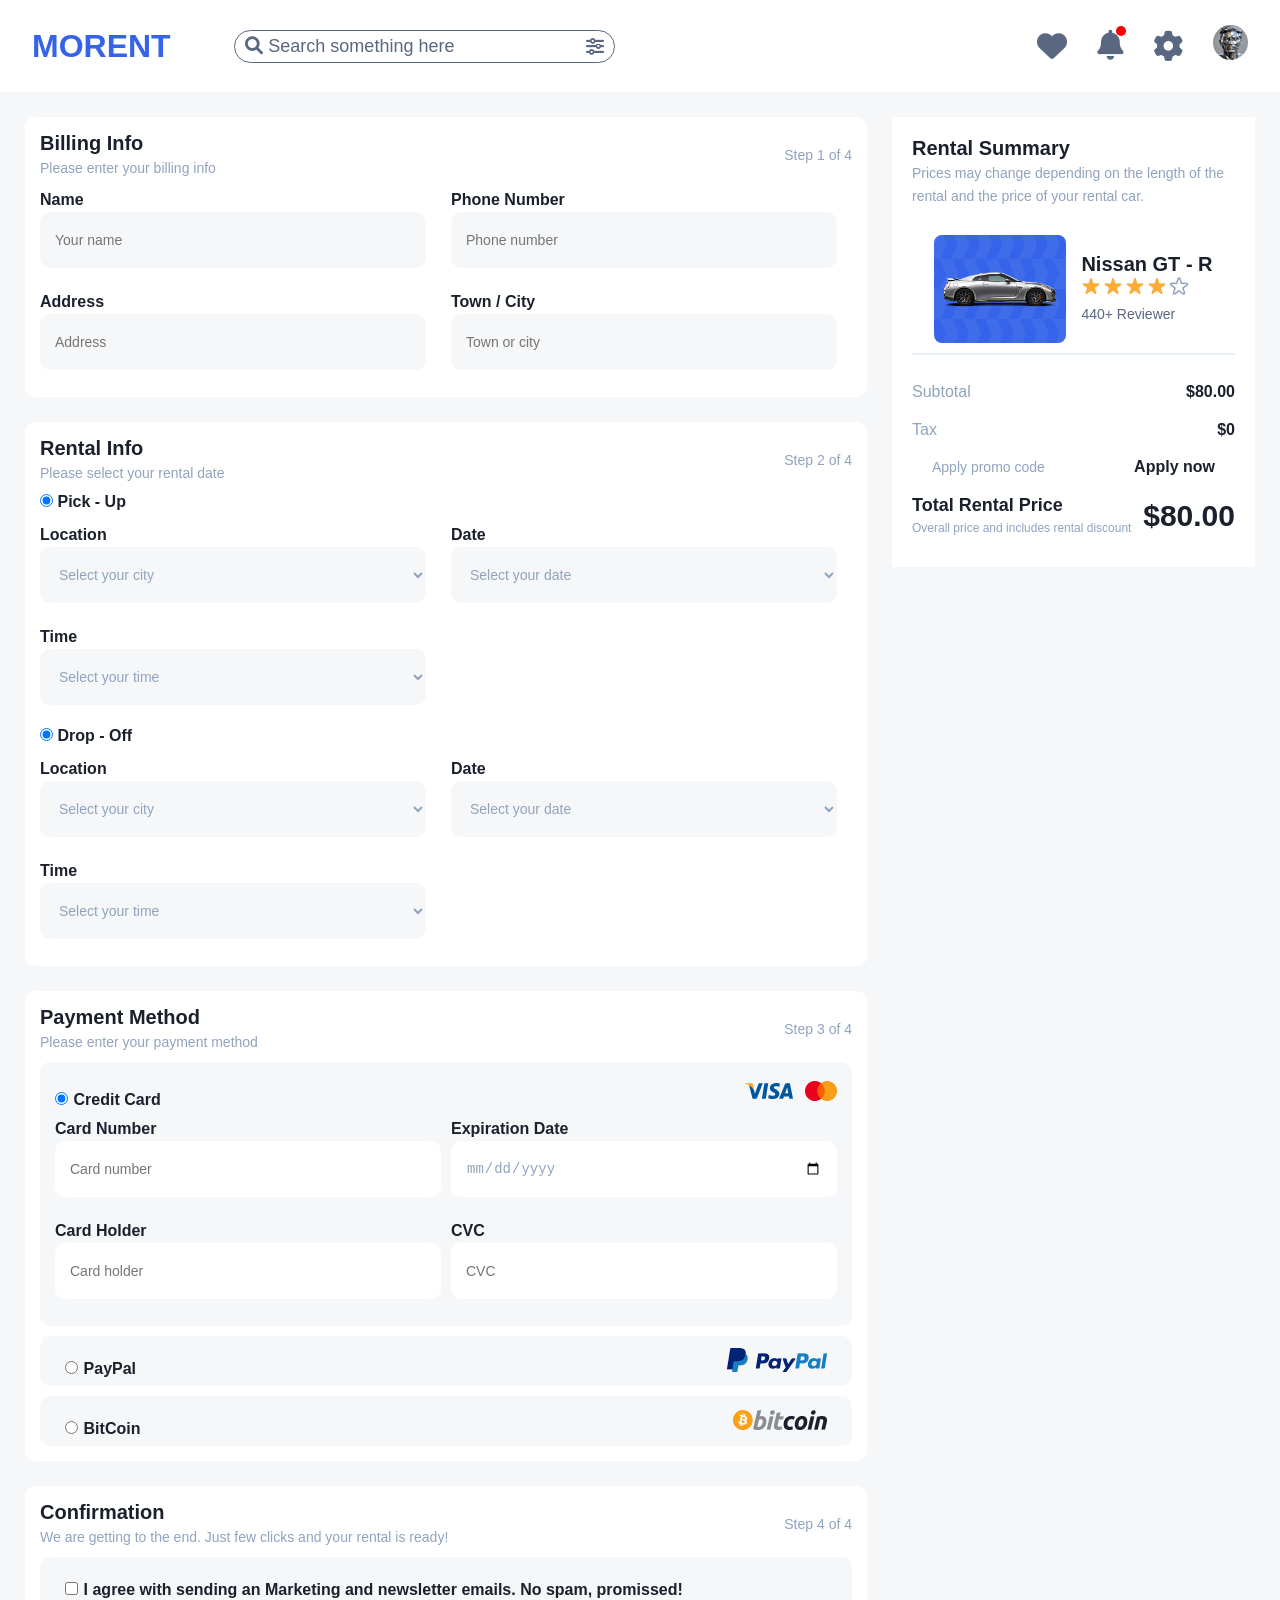
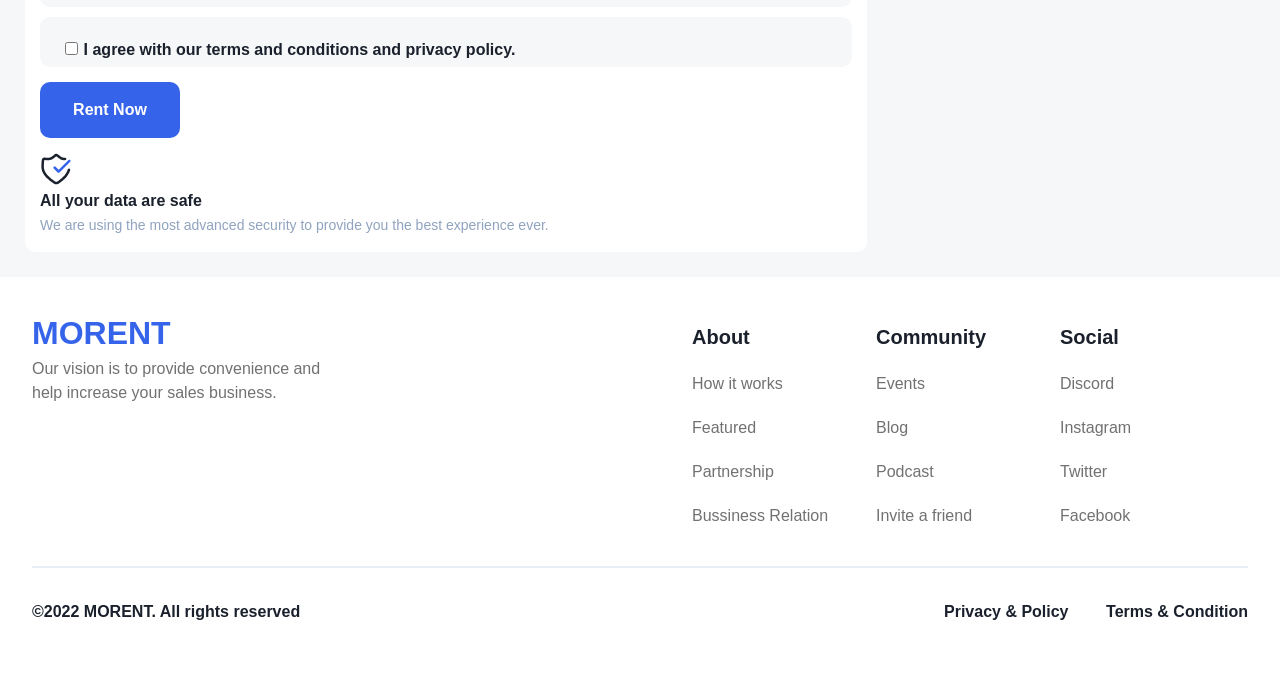
<file: payement.html>
<!DOCTYPE html>
<html lang="en">

<head>
  <meta charset="UTF-8">
  <meta name="viewport" content="width=device-width, initial-scale=1.0">
  <title>Payement Car-rent</title>
  <link rel="stylesheet" href="assets/css/payement.css">
  <link rel="stylesheet" href="https://cdnjs.cloudflare.com/ajax/libs/font-awesome/6.0.0/css/all.min.css" />
</head>

<body>
  <div class="container">
    <header>
      <div class="header">
        <div class="frame">
          <h2>MORENT</h2>

          <div class="btn-search">
            <div class="search">
              <i class="fa-solid fa-magnifying-glass"></i>
              Search something here
            </div>
            <i class="fa-solid fa-sliders"></i>
          </div>
        </div>

        <div class="profil-notification">
          <i class="fa-solid fa-heart"></i>
          <div class="notification">
            <i class="fa-solid fa-bell"></i>
            <span class="badge"></span>
          </div>
          <i class="fa-solid fa-gear"></i>
          <div class="profil">
            <img src="assets/images/profil.png" alt>
          </div>
        </div>
      </div>
    </header>

    <main class="content">
      <div class="left-side-bar">
        <div class="billing">
          <div class="billing-title">
            <div class="left-in">
              Billing Info <br><span>Please enter your billing info</span>
            </div>

            <div class="right-in">Step 1 of 4</div>
          </div>
          <div class="billing-info">
            <label for="name">
              Name
              <input type="text" name="name" id="name" placeholder="Your name">
            </label>

            <label for="phone">
              Phone Number
              <input type="tel" name="phone" id="phone" placeholder="Phone number">
            </label>

            <label for="address">
              Address
              <input type="text" name="address" id="addresss" placeholder="Address">
            </label>

            <label for="town">
              Town / City
              <input type="text" name="town" id="town" placeholder="Town or city">
            </label>
          </div>
        </div>

        <div class="rental">
          <div class="rental-title">
            <div class="left-in rent">
              Rental Info <br><span>Please select your rental date</span>
            </div>

            <div class="right-in rent">Step 2 of 4</div>
          </div>

          <div class="radio-btn pick">
            <input type="radio" name="pickup" id="pickup" checked>
            <label for="pickup">Pick - Up</label>
          </div>

          <div class="rental-info">
            <label for="location">
              Location
              <select name="location" id="location">
                <option value="" selected>Select your city</option>
              </select>
            </label>

            <label for="date">
              Date
              <select name="date" id="date">
                <option value="" selected>Select your date</option>
              </select>
            </label>

            <label for="time">
              Time
              <select name="time" id="time">
                <option value="" selected>Select your time</option>
              </select>
            </label>

          </div>

          <div class="radio-btn drop">
            <input type="radio" name="drop" id="drop" checked>
            <label for="drop">Drop - Off</label>
          </div>

          <div class="rental-info 2">
            <label for="locationd">
              Location
              <select name="locationd" id="locationd">
                <option value="" selected>Select your city</option>
              </select>
            </label>

            <label for="dated">
              Date
              <select name="dated" id="dated">
                <option value="" selected>Select your date</option>
              </select>
            </label>

            <label for="timed">
              Time
              <select name="timed" id="timed">
                <option value="" selected>Select your time</option>
              </select>
            </label>

          </div>
        </div>

        <div class="payment-method">
          <div class="payment-title">
            <div class="left-in">
              Payment Method <br><span>Please enter your payment method</span>
            </div>

            <div class="right-in">Step 3 of 4</div>
          </div>

          <div class="credit-card">
            <div class="credit-title">
              <div class="left-in">
                <div class="radio-btnc">
                  <input type="radio" name="creditc" id="creditc" checked>
                  <label for="creditc">Credit Card</label>
                </div>
              </div>

              <div class="right-in">
                <img src="./assets/images/Visa.png" alt="visa">
              </div>
            </div>
            <div class="credit-info">
              <label for="cardnumber">
                Card Number
                <input type="number" name="cardnumber" id="cardnumber" placeholder="Card number">
              </label>

              <label for="expdate">
                Expiration Date
                <input type="date" name="expdate" id="expdate" placeholder="DD / MM / YY">
              </label>

              <label for="cardholder">
                Card Holder
                <input type="text" name="cardholder" id="cardholder" placeholder="Card holder">
              </label>

              <label for="cvc">
                CVC
                <input type="text" name="cvc" id="cvc" placeholder="CVC">
              </label>
            </div>
          </div>

          <div class="paypal">
            <div class="left-in">
              <div class="radio-btnc payp">
                <input type="radio" name="paypal" id="paypal">
                <label for="paypal">PayPal</label>
              </div>
            </div>

            <div class="right-in">
              <img src="./assets/images/PayPal.png" alt="visa">
            </div>
          </div>

          <div class="btc">
            <div class="left-in">
              <div class="radio-btnc bitc">
                <input type="radio" name="btc" id="btc">
                <label for="paypal">BitCoin</label>
              </div>
            </div>

            <div class="right-in">
              <img src="./assets/images/Bitcoin.png" alt="visa">
            </div>
          </div>
        </div>

        <div class="confirmation">
          <div class="billing-title">
            <div class="left-in">
              Confirmation <br>
              <span>We are getting to the end. Just few clicks and your rental is ready!</span>
            </div>

            <div class="right-in">Step 4 of 4</div>
          </div>

          <div class="spam">
            <div class="left-in">
              <div class="check-btn">
                <input type="checkbox" name="spam" id="spam">
                <label for="spam">
                  I agree with sending an Marketing and newsletter emails. No spam, promissed!
                </label>
              </div>
            </div>

          </div>

          <div class="policy">
            <div class="left-in">
              <div class="check-btn">
                <input type="checkbox" name="policy" id="policy">
                <label for="policy">
                  I agree with our terms and conditions and privacy policy.
                </label>
              </div>
            </div>

          </div>

          <div class="btn-confirm">
            <p>Rent Now</p>
          </div>

          <div class="safe-data">
            <div class="safe-image">
              <img src="./assets/images/ic-security-safety.png" alt="safety">
            </div>
            <div class="safe-text">
              All your data are safe <br>
              <span>We are using the most advanced security to provide you the best experience ever.</span>
            </div>
          </div>
          

        </div>

      </div>

      <div class="right-content">

        <div class="rent-summary">
          <div class="rent-sumh">
            Rental Summary <br>
            <span>Prices may change depending on the length of the rental and 
              the price of your rental car.</span>
          </div>

          <div class="car">
            <div class="car-img">
              <img src="./assets/images/car2.png" alt="car">
            </div>
            <div class="car-name">
              Nissan GT - R <br>
              <span>
                <img src="./assets/images/ReviewStar.png" alt="stars"><br>
                440+ Reviewer
              </span>
            </div>
          </div>
          <hr>

          <div class="subtotal">
            Subtotal <span>$80.00</span>
          </div>

          <div class="tax">
            Tax <span>$0</span>
          </div>

          <div class="apply">
            Apply promo code <span>Apply now</span>
          </div>

          <div class="total-price">
            <div class="pricert">
              Total Rental Price <br>
              <span>Overall price and includes rental discount</span>
            </div>

            $80.00
          </div>
        </div>
      </div>

    </main>

    <footer>
      <div class="footer-top">
        <div class="left">
          <h3>MORENT</h3>
          <p>Our vision is to provide convenience and help increase your sales
            business.</p>
        </div>
        <div class="right">

          <div class="about">
            <h3>About</h3>
            <p>How it works</p>
            <p>Featured</p>
            <p>Partnership</p>
            <p>Bussiness Relation</p>
          </div>

          <div class="community">
            <h3>Community</h3>
            <p>Events</p>
            <p>Blog</p>
            <p>Podcast</p>
            <p>Invite a friend</p>
          </div>

          <div class="social">
            <h3>Social</h3>
            <p>Discord</p>
            <p>Instagram</p>
            <p>Twitter</p>
            <p>Facebook</p>
          </div>
        </div>
      </div>

      <hr>

      <div class="footer-bottom">

        <div class="copy">&copy;2022 MORENT. All rights reserved</div>
        <div class="priv">
          <div>Privacy &amp; Policy</div>
          <div>Terms &amp; Condition</div>
        </div>

      </div>
    </footer>

  </div>
</body>

</html>
</file>
<file: assets/css/style.css>
* {
  margin: 0;
  padding: 0;
  box-sizing: border-box;
}

body {
  font-family: "Plus Jakarta Sans", sans-serif;
}

.container {
  margin: 0 auto;
}

header {
  padding: 15px 32px;
  display: grid;
  grid-template-columns: 1fr;
}

.header {
  padding: 10px 0;
  display: grid;
  grid-template-columns: 6fr 6fr;
  align-items: center;
  gap: 50px;
}

.frame {
  display: grid;
  grid-template-columns: 1fr 2fr;
  justify-content: space-between;
  align-items: center;
  gap: 12px;
}

.frame h2 {
  color: #3563e9;
  font-size: 32px;
}

.btn-search {
  display: flex;
  justify-content: space-between;
  align-items: center;
  gap: 8px;
  padding: 5px 10px;
  font-size: 18px;
  color: #596780;
  background-color: #fff;
  border: 1px solid #596780;
  border-radius: 25px;
  cursor: pointer;
}

.profil-notification {
  display: flex;
  justify-content: flex-end;
  font-size: 30px;
  color: #596780;
  align-items: center;
  gap: 30px;
}

.notification {
  position: relative;
  display: inline-block;
}

.badge {
  position: absolute;
  top: -3px;
  right: -3px;
  width: 10px;
  height: 10px;
  background-color: #f00;
  border-radius: 50%;
}

.profil-notification img {
  width: 35px;
  height: 35px;
  border-radius: 90px;
}

.content {
  padding: 32px;
  background-color: #f6f7f9;
}

.ads-list {
  display: grid;
  grid-template-columns: 1fr 1fr;
  align-items: center;
  gap: 20px;
}

.ads-card {
  width: 600px;
  height: 360px;
  border-radius: 10px;
  color: #fff;
}

.ads1 {
  background-color: #54a6ff;
  background-image: url("../images/BG1.png");
}

.ads2 {
  background-color: #3563e9;
  background-image: url("../images/BG2.png");
}

.ads {
  width: 284;
  height: 224;
  padding: 20px;
  gap: 20px;
}

.title {
  width: 284px;
  height: 160px;
  gap: 16px;
}

.title h3 {
  font-weight: 600;
  font-size: 32px;
  line-height: 130%;
  letter-spacing: -3%;
}

.title p {
  font-weight: 500;
  font-size: 18px;
  line-height: 120%;
  letter-spacing: -2%;
}

.btn-rent {
  width: 120px;
  height: 50px;
  border-radius: 5px;
  font-weight: 600;
  font-size: 16px;
  letter-spacing: -2%;
  text-align: center;
  padding: 20px;
}

.br1 {
  background-color: #3563e9;
}

.br2 {
  background-color: #54a6ff;
}

.filter {
  margin: 32px 0;
  display: flex;
  justify-content: space-between;
  align-items: center;
}

.pick-up,
.drop-off {
  padding: 20px 32px;
  background-color: #fff;
  width: 520px;
  height: 132px;
  border-radius: 10px;
}

#dropoff,
#pickup {
  width: 15px;
  height: 15px;
}

.pick-up .radio-btn,
.drop-off .radio-btn {
  font-weight: 600;
  font-size: 20px;
}

.switch {
  color: #fff;
  font-size: 20px;
  background-color: #3563e9;
  width: 50px;
  height: 50px;
  border-radius: 10px;
}

.switch i {
  transform: rotate(90deg);
  padding: 13px;
}

.selection {
  display: flex;
  justify-content: space-between;
  align-items: center;
  gap: 15px;
  margin-top: 10px;
}

.selection div {
  display: flex;
  flex-direction: column;
  gap: 8px;
}

.selection div label {
  font-weight: 700;
  font-size: 18px;
}

.selection div select {
  width: 128px;
  height: 20px;
  border: none;
  background-color: transparent;
}

.selection div select option {
  font-size: 12px;
  color: #90a3bf;
}

.selection hr {
  width: 0;
  height: 48px;
  border: 1px solid #c3d4e966;
}

.popular-car-rent,
.recommendation {
  padding-bottom: 25px;
}

.popular,
.recommendation {
  display: flex;
  justify-content: space-between;
  align-items: center;
  padding: 20px;
}

.popular h2,
.recommendation h2 {
  font-weight: 600;
  font-size: 16px;
  line-height: 100%;
  text-align: center;
  color: #90a3bf;
}

.popular p {
  width: 105px;
  height: 44px;
  border-radius: 4px;
  padding: 15px;
  font-weight: 600;
  font-size: 16px;
  text-align: center;
  border: 1px solid #3563e9;
  color: #3563e9;
  cursor: pointer;
}

.popular-car,
.recommendation-car {
  display: flex;
  justify-content: space-between;
  align-items: center;
  gap: 32px;
  padding-bottom: 32px;
}

.card {
  width: 304px;
  height: 388px;
  border-radius: 10px;
  background-color: #fff;
  padding: 20px;
}

.card-header {
  display: flex;
  justify-content: space-between;
  align-items: baseline;
}

.car-name {
  width: 128;
  height: 48;
  gap: 4px;
}

.car-name h4 {
  font-weight: 700;
  font-size: 20px;
  line-height: 150%;
  letter-spacing: -3%;
  color: #1a202c;
}

.car-name p {
  font-weight: 700;
  font-size: 14px;
  line-height: 150%;
  letter-spacing: -2%;
  color: #90a3bf;
}

.like i {
  width: 24px;
  height: 24px;
  color: #90a3bf;
}

.rd i {
  color: #f00;
}

.card-img {
  padding: 65px 0;
}

.specification {
  display: flex;
  justify-content: space-between;
  align-items: center;
  font-weight: 500;
  font-size: 16px;
  line-height: 150%;
  letter-spacing: -2%;
  color: #90a3bf;
  margin-bottom: 10px;
}

.price h3 {
  font-weight: 700;
  font-size: 20px;
  line-height: 100%;
  letter-spacing: 0%;
}

.price h3 span {
  font-weight: 700;
  font-size: 14px;
  line-height: 100%;
  letter-spacing: 0%;
  color: #90a3bf;
}

.price s {
  font-weight: 700;
  font-size: 14px;
  line-height: 100%;
  letter-spacing: 0%;
  color: #90a3bf;
}

.rent-info {
  display: flex;
  justify-content: space-between;
  align-items: center;
}

.btn-rent-now {
  width: 116px;
  height: 44px;
  border-radius: 4px;
  padding: 10px;
  gap: 8px;
  background-color: #3563e9;
}

.btn-rent-now p {
  font-weight: 600;
  font-size: 16px;
  line-height: 150%;
  letter-spacing: -2%;
  text-align: center;
  color: #fff;
}

.btn-more {
  width: 156px;
  height: 44px;
  border-radius: 4px;
  padding: 12px;
  gap: 8px;
  background-color: #3563e9;
  color: #fff;
}

.btn-more p {
  font-weight: 600;
  font-size: 16px;
  line-height: 150%;
  letter-spacing: -2%;
  text-align: center;
}

.more {
  display: flex;
  justify-content: space-between;
  align-items: center;
  margin-left: 550px;
}

.text {
  font-weight: 500;
  font-size: 14px;
  line-height: 150%;
  letter-spacing: -2%;
  color: #90a3bf;
}

footer {
  padding: 32px;
}

.footer-top {
  display: grid;
  grid-template-columns: 1fr 1fr;
  justify-content: space-between;
  align-items: baseline;
  gap: 32px;
}

.left {
  width: 292px;
  height: 108px;
}

.left h3 {
  font-weight: 700;
  font-size: 32px;
  line-height: 150%;
  letter-spacing: -3%;
  color: #3563e9;
}

.left p {
  font-weight: 500;
  font-size: 16px;
  line-height: 150%;
  letter-spacing: -2%;
  color: #13131399;
}

.right {
  display: flex;
  justify-content: center;
  gap: 32px;
}

.right div {
  width: 152px;
  height: 244px;
  gap: 50px;
}

.right div h3 {
  font-weight: 600;
  font-size: 20px;
  line-height: 150%;
  letter-spacing: -2%;
  color: #1a202c;
}

.right div p {
  font-weight: 500;
  font-size: 16px;
  line-height: 150%;
  letter-spacing: -2%;
  margin-top: 20px;
  color: #13131399;
}

.footer-bottom {
  padding: 32px 0;
  display: grid;
  grid-template-columns: 9fr 3fr;
  justify-content: center;
}

.copy {
  font-weight: 600;
  font-size: 16px;
  line-height: 150%;
  letter-spacing: -2%;
  color: #1a202c;
}

.priv {
  display: flex;
  justify-content: space-between;
  font-weight: 600;
  font-size: 16px;
  line-height: 150%;
  letter-spacing: -2%;
  color: #1a202c;
}
</file>
<file: assets/css/category.css>
* {
  margin: 0;
  padding: 0;
  box-sizing: border-box;
}

body {
  font-family: "Plus Jakarta Sans", sans-serif;
}

.container {
  margin: 0 auto;
}

header {
  padding: 15px 32px;
  display: grid;
  grid-template-columns: 1fr;
}

.header {
  padding: 10px 0;
  display: grid;
  grid-template-columns: 6fr 6fr;
  align-items: center;
  gap: 50px;
}

.frame {
  display: grid;
  grid-template-columns: 1fr 2fr;
  justify-content: space-between;
  align-items: center;
  gap: 12px;
}

.frame h2 {
  color: #3563e9;
  font-size: 32px;
}

.btn-search {
  display: flex;
  justify-content: space-between;
  align-items: center;
  gap: 8px;
  padding: 5px 10px;
  font-size: 18px;
  color: #596780;
  background-color: #fff;
  border: 1px solid #596780;
  border-radius: 25px;
  cursor: pointer;
}

.profil-notification {
  display: flex;
  justify-content: flex-end;
  font-size: 30px;
  color: #596780;
  align-items: center;
  gap: 30px;
}

.notification {
  position: relative;
  display: inline-block;
}

.badge {
  position: absolute;
  top: -3px;
  right: -3px;
  width: 10px;
  height: 10px;
  background-color: #f00;
  border-radius: 50%;
}

.profil-notification img {
  width: 35px;
  height: 35px;
  border-radius: 90px;
}

.content {
  background-color: #f6f7f9;
  display: grid;
  grid-template-columns: 3fr 9fr;
}

.left-side-bar {
  display: flex;
  flex-direction: column;
  gap: 28px;
  background-color: #fff;
  border: 1px solid #f3f5f7;
}

.type-car,
.capacity-car,
.price-car {
  display: flex;
  flex-direction: column;
  gap: 28px;
  padding: 20px;
}

.type-car p,
.capacity-car p,
.price-car p {
  font-weight: 600;
  font-size: 12px;
  color: #90a3bf;
}

.type-car label,
.capacity-car label,
.price-m {
  display: flex;
  align-items: center;
  gap: 8px;
  font-weight: 600;
  font-size: 18px;
}

.type-car label input,
.capacity-car label input {
  width: 18px;
  height: 18px;
}

.type-car label span,
.capacity-car label span {
  color: #90a3bf;
}

.right-content {
  align-items: center;
  padding-bottom: 25px;
}

.filter {
  padding: 20px;
  display: flex;
  justify-content: space-between;
  align-items: center;
}

.pick-up,
.drop-off {
  padding: 20px;
  background-color: #fff;
  width: 450px;
  height: 132px;
  border-radius: 10px;
}

#dropoff,
#pickup {
  width: 15px;
  height: 15px;
}

.pick-up .radio-btn,
.drop-off .radio-btn {
  font-weight: 600;
  font-size: 17px;
}

.switch {
  color: #fff;
  font-size: 20px;
  background-color: #3563e9;
  width: 50px;
  height: 50px;
  border-radius: 10px;
}

.switch i {
  transform: rotate(90deg);
  padding: 13px;
}

.selection {
  display: flex;
  justify-content: space-between;
  align-items: center;
  gap: 15px;
  margin-top: 10px;
}

.selection div {
  display: flex;
  flex-direction: column;
  gap: 8px;
}

.selection div label {
  font-weight: 700;
  font-size: 13px;
}

.selection div select {
  width: 115px;
  height: 18px;
  border: none;
  background-color: transparent;
}

.selection div select option {
  font-size: 12px;
  color: #90a3bf;
}

.selection hr {
  width: 0;
  height: 48px;
  border: 1px solid #c3d4e966;
}

.catalog-car {
  display: grid;
  grid-template-columns: 1fr 1fr 1fr;
  justify-content: space-between;
  padding: 25px;
  gap: 30px;
}

.card {
  width: 304px;
  height: 388px;
  border-radius: 10px;
  background-color: #fff;
  padding: 20px;
}

.card-header {
  display: flex;
  justify-content: space-between;
  align-items: baseline;
}

.car-name {
  width: 128;
  height: 48;
  gap: 4px;
}

.car-name h4 {
  font-weight: 700;
  font-size: 20px;
  line-height: 150%;
  letter-spacing: -3%;
  color: #1a202c;
}

.car-name p {
  font-weight: 700;
  font-size: 14px;
  line-height: 150%;
  letter-spacing: -2%;
  color: #90a3bf;
}

.like i {
  width: 24px;
  height: 24px;
  color: #90a3bf;
}

.rd i {
  color: #f00;
}

.card-img {
  padding: 65px 0;
}

.specification {
  display: flex;
  justify-content: space-between;
  align-items: center;
  font-weight: 500;
  font-size: 16px;
  line-height: 150%;
  letter-spacing: -2%;
  color: #90a3bf;
  margin-bottom: 10px;
}

.price h3 {
  font-weight: 700;
  font-size: 20px;
  line-height: 100%;
  letter-spacing: 0%;
}

.price h3 span {
  font-weight: 700;
  font-size: 14px;
  line-height: 100%;
  letter-spacing: 0%;
  color: #90a3bf;
}

.price s {
  font-weight: 700;
  font-size: 14px;
  line-height: 100%;
  letter-spacing: 0%;
  color: #90a3bf;
}

.rent-info {
  display: flex;
  justify-content: space-between;
  align-items: center;
}

.btn-rent-now {
  width: 116px;
  height: 44px;
  border-radius: 4px;
  padding: 10px;
  gap: 8px;
  background-color: #3563e9;
}

.btn-rent-now p {
  font-weight: 600;
  font-size: 16px;
  line-height: 150%;
  letter-spacing: -2%;
  text-align: center;
  color: #fff;
}

.btn-more {
  width: 156px;
  height: 44px;
  border-radius: 4px;
  padding: 12px;
  gap: 8px;
  background-color: #3563e9;
  color: #fff;
}

.btn-more p {
  font-weight: 600;
  font-size: 16px;
  line-height: 150%;
  letter-spacing: -2%;
  text-align: center;
}

.more {
  width: 700px;
  display: flex;
  justify-content: space-between;
  align-items: center;
  padding: 25px;
  margin-left: auto;
}

.text {
  font-weight: 500;
  font-size: 14px;
  line-height: 150%;
  letter-spacing: -2%;
  color: #90a3bf;
}

footer {
  padding: 32px;
}

.footer-top {
  display: grid;
  grid-template-columns: 1fr 1fr;
  justify-content: space-between;
  align-items: baseline;
  gap: 32px;
}

.left {
  width: 292px;
  height: 108px;
}

.left h3 {
  font-weight: 700;
  font-size: 32px;
  line-height: 150%;
  letter-spacing: -3%;
  color: #3563e9;
}

.left p {
  font-weight: 500;
  font-size: 16px;
  line-height: 150%;
  letter-spacing: -2%;
  color: #13131399;
}

.right {
  display: flex;
  justify-content: center;
  gap: 32px;
}

.right div {
  width: 152px;
  height: 244px;
  gap: 50px;
}

.right div h3 {
  font-weight: 600;
  font-size: 20px;
  line-height: 150%;
  letter-spacing: -2%;
  color: #1a202c;
}

.right div p {
  font-weight: 500;
  font-size: 16px;
  line-height: 150%;
  letter-spacing: -2%;
  margin-top: 20px;
  color: #13131399;
}

.footer-bottom {
  padding: 32px 0;
  display: grid;
  grid-template-columns: 9fr 3fr;
  justify-content: center;
}

.copy {
  font-weight: 600;
  font-size: 16px;
  line-height: 150%;
  letter-spacing: -2%;
  color: #1a202c;
}

.priv {
  display: flex;
  justify-content: space-between;
  font-weight: 600;
  font-size: 16px;
  line-height: 150%;
  letter-spacing: -2%;
  color: #1a202c;
}
</file>
<file: assets/css/details.css>
* {
  margin: 0;
  padding: 0;
  box-sizing: border-box;
}

body {
  font-family: "Plus Jakarta Sans", sans-serif;
}

.container {
  margin: 0 auto;
}

header {
  padding: 15px 32px;
  display: grid;
  grid-template-columns: 1fr;
}

.header {
  padding: 10px 0;
  display: grid;
  grid-template-columns: 6fr 6fr;
  align-items: center;
  gap: 50px;
}

.frame {
  display: grid;
  grid-template-columns: 1fr 2fr;
  justify-content: space-between;
  align-items: center;
  gap: 12px;
}

.frame h2 {
  color: #3563e9;
  font-size: 32px;
}

.btn-search {
  display: flex;
  justify-content: space-between;
  align-items: center;
  gap: 8px;
  padding: 5px 10px;
  font-size: 18px;
  color: #596780;
  background-color: #fff;
  border: 1px solid #596780;
  border-radius: 25px;
  cursor: pointer;
}

.profil-notification {
  display: flex;
  justify-content: flex-end;
  font-size: 30px;
  color: #596780;
  align-items: center;
  gap: 30px;
}

.notification {
  position: relative;
  display: inline-block;
}

.badge {
  position: absolute;
  top: -3px;
  right: -3px;
  width: 10px;
  height: 10px;
  background-color: #f00;
  border-radius: 50%;
}

.profil-notification img {
  width: 35px;
  height: 35px;
  border-radius: 90px;
}

.content {
  background-color: #f6f7f9;
  display: grid;
  grid-template-columns: 3fr 9fr;
}

.left-side-bar {
  display: flex;
  flex-direction: column;
  gap: 28px;
  background-color: #fff;
  border: 1px solid #f3f5f7;
}

.type-car,
.capacity-car,
.price-car {
  display: flex;
  flex-direction: column;
  gap: 28px;
  padding: 20px;
}

.type-car p,
.capacity-car p,
.price-car p {
  font-weight: 600;
  font-size: 12px;
  color: #90a3bf;
}

.type-car label,
.capacity-car label,
.price-m {
  display: flex;
  align-items: center;
  gap: 8px;
  font-weight: 600;
  font-size: 18px;
}

.type-car label input,
.capacity-car label input {
  width: 18px;
  height: 18px;
}

.spec span {
  font-weight: 600;
  font-size: 20px;
  line-height: 150%;
  letter-spacing: -2%;
  color: #596780;
}

.total-review span {
  width: 44px;
  height: 28px;
  border-radius: 4px;
  padding: 7px;
  background-color: #3563e9;
  font-weight: 700;
  font-size: 14px;
  text-align: center;
  color: #fff;
}

.profil-name span {
  font-weight: 500;
  font-size: 14px;
  color: #90a3bf;
}

.type-car label span,
.capacity-car label span {
  color: #90a3bf;
}

.right-content {
  align-items: center;
  padding-bottom: 25px;
}

.details {
  display: flex;
  justify-content: space-between;
  align-items: center;
  padding: 25px;
}

.views {
  display: flex;
  flex-direction: column;
  gap: 25px;
}

.view {
  background-image: url("../images/BG3.png");
  background-color: #3563e9;
  width: 475px;
  height: 350px;
  border-radius: 10px;
}

.others-view {
  display: flex;
  justify-content: space-between;
  align-items: center;
}

.infos-card {
  width: 475px;
  height: 508px;
  border-radius: 10px;
  background-color: #fff;
  padding: 20px;
}

.info-h {
  display: flex;
  justify-content: space-between;
  align-items: baseline;
  padding-bottom: 40px;
}

.car-namei {
  width: 220;
  height: 72;
  gap: 8px;
}

.car-name h2 {
  font-weight: 700;
  font-size: 32px;
  line-height: 150%;
  letter-spacing: -3%;
  color: #1a202c;
}

.note {
  align-items: center;
  font-weight: 500;
  font-size: 15px;
  line-height: 100%;
  letter-spacing: 2%;
  gap: 8px;
  color: #596780;
}

.like-red i {
  font-size: 24px;
  color: #f00;
}

.info-t {
  font-weight: 400;
  font-size: 20px;
  line-height: 200%;
  letter-spacing: -2%;
  padding-bottom: 40px;
}

.specification-i {
  display: grid;
  grid-template-columns: 1fr 1fr;
  justify-content: space-between;
  font-weight: 400;
  font-size: 20px;
  line-height: 150%;
  letter-spacing: -2%;
  color: #90a3bf;
  gap: 20px;
  padding-bottom: 40px;
}

.spec {
  display: flex;
  justify-content: space-between;
}

.pricei h3 {
  font-weight: 700;
  font-size: 28px;
  line-height: 100%;
  letter-spacing: 0%;
}

.pricei h3 span {
  font-weight: 700;
  font-size: 15px;
  line-height: 100%;
  letter-spacing: 0%;
  color: #90a3bf;
}

.pricei s {
  font-weight: 700;
  font-size: 15px;
  line-height: 100%;
  letter-spacing: 0%;
  color: #90a3bf;
}

.info {
  display: flex;
  justify-content: space-between;
  align-items: center;
  padding-top: 20px;
}

.info-btn {
  width: 140px;
  height: 56px;
  border-radius: 4px;
  padding: 15px;
  gap: 8px;
  background-color: #3563e9;
}

.info-btn p {
  font-weight: 600;
  font-size: 16px;
  line-height: 150%;
  letter-spacing: -2%;
  text-align: center;
  color: #fff;
}

.titles {
  width: 372px;
  height: 160px;
  padding: 24px;
  gap: 16px;
}

.titles h2 {
  width: 372px;
  height: 96px;
  font-weight: 600;
  font-size: 32px;
  line-height: 150%;
  letter-spacing: -3%;
  color: #fff;
}

.titles p {
  width: 284px;
  height: 48px;
  font-weight: 500;
  font-size: 16px;
  line-height: 150%;
  letter-spacing: -2%;
  color: #fff;
}

.reviews {
  background-color: #fff;
  margin-left: 25px;
  margin-right: 25px;
}

.total-review {
  display: flex;
  align-items: center;
  width: 180px;
  height: 28px;
  gap: 12px;
  font-weight: 600;
  font-size: 20px;
  color: #1a202c;
  padding: 25px;
}

.review {
  display: flex;
  padding: 25px;
  gap: 8px;
}

.imge img {
  width: 56px;
  height: 56px;
  border-radius: 60px;
}

.profil-up {
  display: flex;
  justify-content: space-between;
  align-items: baseline;
}

.profil-name {
  width: 128px;
  height: 56px;
  line-height: 150%;
  gap: 15px;
  font-weight: 700;
  font-size: 20px;
  color: #1a202c;
}

.profil-date {
  width: 128px;
  height: 56px;
  font-weight: 500;
  font-size: 14px;
  text-align: right;
  line-height: 150%;
  color: #90a3bf;
  gap: 8px;
}

.profil-bot {
  font-weight: 400;
  font-size: 14px;
  line-height: 200%;
  color: #596780;
}

.popular {
  display: flex;
  justify-content: space-between;
  align-items: center;
  padding: 20px;
}

.popular h2 {
  font-weight: 600;
  font-size: 16px;
  line-height: 100%;
  text-align: center;
  color: #90a3bf;
}

.popular p {
  width: 105px;
  height: 44px;
  border-radius: 4px;
  padding: 15px;
  font-weight: 600;
  font-size: 16px;
  text-align: center;
  color: #3563e9;
  cursor: pointer;
}

.catalog-car {
  display: grid;
  grid-template-columns: 1fr 1fr 1fr;
  justify-content: space-between;
  padding: 25px;
  gap: 30px;
}

.card {
  width: 304px;
  height: 388px;
  border-radius: 10px;
  background-color: #fff;
  padding: 20px;
}

.card-header {
  display: flex;
  justify-content: space-between;
  align-items: baseline;
}

.car-name {
  width: 128;
  height: 48;
  gap: 4px;
}

.car-name h4 {
  font-weight: 700;
  font-size: 20px;
  line-height: 150%;
  letter-spacing: -3%;
  color: #1a202c;
}

.car-name p {
  font-weight: 700;
  font-size: 14px;
  line-height: 150%;
  letter-spacing: -2%;
  color: #90a3bf;
}

.like i {
  width: 24px;
  height: 24px;
  color: #90a3bf;
}

.rd i {
  color: #f00;
}

.card-img {
  padding: 65px 0;
}

.specification {
  display: flex;
  justify-content: space-between;
  align-items: center;
  font-weight: 500;
  font-size: 16px;
  line-height: 150%;
  letter-spacing: -2%;
  color: #90a3bf;
  margin-bottom: 10px;
}

.price h3 {
  font-weight: 700;
  font-size: 20px;
  line-height: 100%;
  letter-spacing: 0%;
}

.price h3 span {
  font-weight: 700;
  font-size: 14px;
  line-height: 100%;
  letter-spacing: 0%;
  color: #90a3bf;
}

.price s {
  font-weight: 700;
  font-size: 14px;
  line-height: 100%;
  letter-spacing: 0%;
  color: #90a3bf;
}

.rent-info {
  display: flex;
  justify-content: space-between;
  align-items: center;
}

.btn-rent-now {
  width: 116px;
  height: 44px;
  border-radius: 4px;
  padding: 10px;
  gap: 8px;
  background-color: #3563e9;
}

.btn-rent-now p {
  font-weight: 600;
  font-size: 16px;
  line-height: 150%;
  letter-spacing: -2%;
  text-align: center;
  color: #fff;
}

.btn-more {
  width: 156px;
  height: 44px;
  border-radius: 4px;
  padding: 12px;
  gap: 8px;
  background-color: #3563e9;
  color: #fff;
}

.btn-more p {
  font-weight: 600;
  font-size: 16px;
  line-height: 150%;
  letter-spacing: -2%;
  text-align: center;
}

.more {
  width: 700px;
  display: flex;
  justify-content: space-between;
  align-items: center;
  padding: 25px;
  margin-left: auto;
}

.text {
  font-weight: 500;
  font-size: 14px;
  line-height: 150%;
  letter-spacing: -2%;
  color: #90a3bf;
}

footer {
  padding: 32px;
}

.footer-top {
  display: grid;
  grid-template-columns: 1fr 1fr;
  justify-content: space-between;
  align-items: baseline;
  gap: 32px;
}

.left {
  width: 292px;
  height: 108px;
}

.left h3 {
  font-weight: 700;
  font-size: 32px;
  line-height: 150%;
  letter-spacing: -3%;
  color: #3563e9;
}

.left p {
  font-weight: 500;
  font-size: 16px;
  line-height: 150%;
  letter-spacing: -2%;
  color: #13131399;
}

.right {
  display: flex;
  justify-content: center;
  gap: 32px;
}

.right div {
  width: 152px;
  height: 244px;
  gap: 50px;
}

.right div h3 {
  font-weight: 600;
  font-size: 20px;
  line-height: 150%;
  letter-spacing: -2%;
  color: #1a202c;
}

.right div p {
  font-weight: 500;
  font-size: 16px;
  line-height: 150%;
  letter-spacing: -2%;
  margin-top: 20px;
  color: #13131399;
}

.footer-bottom {
  padding: 32px 0;
  display: grid;
  grid-template-columns: 9fr 3fr;
  justify-content: center;
}

.copy {
  font-weight: 600;
  font-size: 16px;
  line-height: 150%;
  letter-spacing: -2%;
  color: #1a202c;
}

.priv {
  display: flex;
  justify-content: space-between;
  font-weight: 600;
  font-size: 16px;
  line-height: 150%;
  letter-spacing: -2%;
  color: #1a202c;
}
</file>
<file: assets/css/payement.css>
* {
  margin: 0;
  padding: 0;
  box-sizing: border-box;
}

body {
  font-family: "Plus Jakarta Sans", sans-serif;
}

.container {
  margin: 0 auto;
}

header {
  padding: 15px 32px;
  display: grid;
  grid-template-columns: 1fr;
}

.header {
  padding: 10px 0;
  display: grid;
  grid-template-columns: 6fr 6fr;
  align-items: center;
  gap: 50px;
}

.frame {
  display: grid;
  grid-template-columns: 1fr 2fr;
  justify-content: space-between;
  align-items: center;
  gap: 12px;
}

.frame h2 {
  color: #3563e9;
  font-size: 32px;
}

.btn-search {
  display: flex;
  justify-content: space-between;
  align-items: center;
  gap: 8px;
  padding: 5px 10px;
  font-size: 18px;
  color: #596780;
  background-color: #fff;
  border: 1px solid #596780;
  border-radius: 25px;
  cursor: pointer;
}

.profil-notification {
  display: flex;
  justify-content: flex-end;
  font-size: 30px;
  color: #596780;
  align-items: center;
  gap: 30px;
}

.notification {
  position: relative;
  display: inline-block;
}

.badge {
  position: absolute;
  top: -3px;
  right: -3px;
  width: 10px;
  height: 10px;
  background-color: #f00;
  border-radius: 50%;
}

.profil-notification img {
  width: 35px;
  height: 35px;
  border-radius: 90px;
}

.content {
  background-color: #f6f7f9;
  display: grid;
  grid-template-columns: 5fr 3fr;
  padding: 25px;
  gap: 25px;
}

.left-side-bar,
.right-content {
  display: grid;
  grid-template-columns: 1fr;
  gap: 25px;
}

.billing,
.rental,
.payment-method,
.confirmation {
  border-radius: 10px;
  background-color: #fff;
  padding: 15px;
}

.billing-title,
.rental-title,
.payment-title,
.credit-title {
  display: flex;
  justify-content: space-between;
  align-items: center;
}

.left-in {
  gap: 4px;
  font-weight: 700;
  font-size: 20px;
  letter-spacing: -3%;
  color: #1a202c;
}

.left-in span {
  font-weight: 500;
  font-size: 14px;
  letter-spacing: -2%;
  color: #90a3bf;
}

.right-in {
  font-weight: 500;
  font-size: 14px;
  letter-spacing: -2%;
  text-align: right;
  color: #90a3bf;
}

.billing-info,
.rental-info,
.credit-info {
  display: grid;
  grid-template-columns: 1fr 1fr;
  gap: 10px;
  margin-top: 10px;
}

.billing-info label,
.rental-info label,
.credit-info label {
  width: 386px;
  height: 92px;
  line-height: 150%;
  font-weight: 600;
  font-size: 16px;
  letter-spacing: -2%;
  color: #1a202c;
}

.billing-info label input,
.rental-info label select {
  width: 386px;
  height: 56px;
  border-radius: 10px;
  background-color: #f6f7f9;
  font-weight: 500;
  font-size: 14px;
  letter-spacing: -2%;
  padding-left: 15px;
  padding-right: 15px;
  color: #90a3bf;
  border: none;
}

.radio-btn {
  width: 150px;
  height: 20px;
  gap: 8px;
  margin-top: 10px;
}

.radio-btn label {
  font-weight: 600;
  font-size: 16px;
  line-height: 100%;
  letter-spacing: -2%;
  color: #1a202c;
}

.credit-card {
  border-radius: 10px;
  background-color: #f6f7f9;
  padding: 15px;
  margin-top: 10px;
}

.radio-btnc {
  width: 150px;
  height: 20px;
  gap: 8px;
  margin-top: 10px;
}

.radio-btnc label {
  font-weight: 600;
  font-size: 16px;
  line-height: 100%;
  letter-spacing: -2%;
  color: #1a202c;
}

.credit-info label input {
  width: 386px;
  height: 56px;
  border-radius: 10px;
  background-color: #fff;
  font-weight: 500;
  font-size: 14px;
  letter-spacing: -2%;
  padding-left: 15px;
  padding-right: 15px;
  color: #90a3bf;
  border: none;
}

.paypal,
.btc,
.spam,
.policy {
  display: flex;
  justify-content: space-between;
  align-items: center;
  background-color: #f6f7f9;
  margin-top: 10px;
  padding: 10px 25px;
  border-radius: 10px;
}

.check-btn {
  height: 20px;
  gap: 15px;
  margin-top: 10px;
}

.check-btn label {
  font-weight: 600;
  font-size: 16px;
  letter-spacing: -2%;
  color: #1a202c;
}

.btn-confirm {
  width: 140px;
  height: 56px;
  gap: 8px;
  border-radius: 10px;
  padding: 20px;
  background-color: #3563e9;
  margin-top: 15px;
}

.btn-confirm p {
  font-weight: 700;
  font-size: 16px;
  line-height: 100%;
  letter-spacing: 0%;
  text-align: center;
  color: #fff;
}

.safe-data {
  margin-top: 15px;
  gap: 25px;
}

.safe-text {
  font-weight: 600;
  font-size: 16px;
  line-height: 150%;
  letter-spacing: -2%;
  gap: 10px;
  color: #1a202c;
}

.safe-text span {
  font-weight: 500;
  font-size: 14px;
  line-height: 150%;
  letter-spacing: -2%;
  color: #90a3bf;
}

.rent-summary {
  display: grid;
  background-color: #fff;
  height: 450px;
  padding: 20px;
}

.rent-sumh {
  font-weight: 700;
  font-size: 20px;
  letter-spacing: -3%;
  color: #1a202c;
}

.rent-sumh span {
  font-weight: 500;
  font-size: 14px;
  letter-spacing: -2%;
  color: #90a3bf;
}

.car {
  display: flex;
  justify-content: center;
  align-items: center;
  gap: 15px;
}

.car-img {
  width: 132px;
  height: 108px;
  border-radius: 8px;
  background-image: url("../images/bg.png");
  background-color: #3563e9;
  display: flex;
  justify-content: center;
  align-items: center;
}

.car-img img {
  width: 116px;
  height: 36px;
}

.car-name {
  font-weight: 700;
  font-size: 20px;
  letter-spacing: -3%;
  color: #1a202c;
}

.car-name span {
  font-weight: 500;
  font-size: 14px;
  letter-spacing: -2%;
  color: #596780;
}

hr {
  height: 0;
  border: solid 1px #c3d4e966;
}

.subtotal,
.tax {
  font-weight: 500;
  font-size: 16px;
  letter-spacing: -2%;
  color: #90a3bf;
  display: flex;
  justify-content: space-between;
  align-items: center;
}

.subtotal span,
.tax span,
.apply span {
  font-weight: 600;
  font-size: 16px;
  letter-spacing: -2%;
  color: #1a202c;
}

.apply {
  display: flex;
  justify-content: space-between;
  align-items: center;
  padding: 0 20px;
  font-weight: 500;
  font-size: 14px;
  letter-spacing: -2%;
  color: #90a3bf;
}

.total-price {
  display: flex;
  justify-content: space-between;
  align-items: center;
  font-weight: 700;
  font-size: 30px;
  letter-spacing: 0%;
  color: #1a202c;
}

.pricert {
  font-weight: 700;
  font-size: 18px;
  letter-spacing: -3%;
  color: #1a202c;
}

.pricert span {
  font-weight: 500;
  font-size: 12px;
  letter-spacing: -2%;
  color: #90a3bf;
}

footer {
  padding: 32px;
}

.footer-top {
  display: grid;
  grid-template-columns: 1fr 1fr;
  justify-content: space-between;
  align-items: baseline;
  gap: 32px;
}

.left {
  width: 292px;
  height: 108px;
}

.left h3 {
  font-weight: 700;
  font-size: 32px;
  line-height: 150%;
  letter-spacing: -3%;
  color: #3563e9;
}

.left p {
  font-weight: 500;
  font-size: 16px;
  line-height: 150%;
  letter-spacing: -2%;
  color: #13131399;
}

.right {
  display: flex;
  justify-content: center;
  gap: 32px;
}

.right div {
  width: 152px;
  height: 244px;
  gap: 50px;
}

.right div h3 {
  font-weight: 600;
  font-size: 20px;
  line-height: 150%;
  letter-spacing: -2%;
  color: #1a202c;
}

.right div p {
  font-weight: 500;
  font-size: 16px;
  line-height: 150%;
  letter-spacing: -2%;
  margin-top: 20px;
  color: #13131399;
}

.footer-bottom {
  padding: 32px 0;
  display: grid;
  grid-template-columns: 9fr 3fr;
  justify-content: center;
}

.copy {
  font-weight: 600;
  font-size: 16px;
  line-height: 150%;
  letter-spacing: -2%;
  color: #1a202c;
}

.priv {
  display: flex;
  justify-content: space-between;
  font-weight: 600;
  font-size: 16px;
  line-height: 150%;
  letter-spacing: -2%;
  color: #1a202c;
}
</file>
